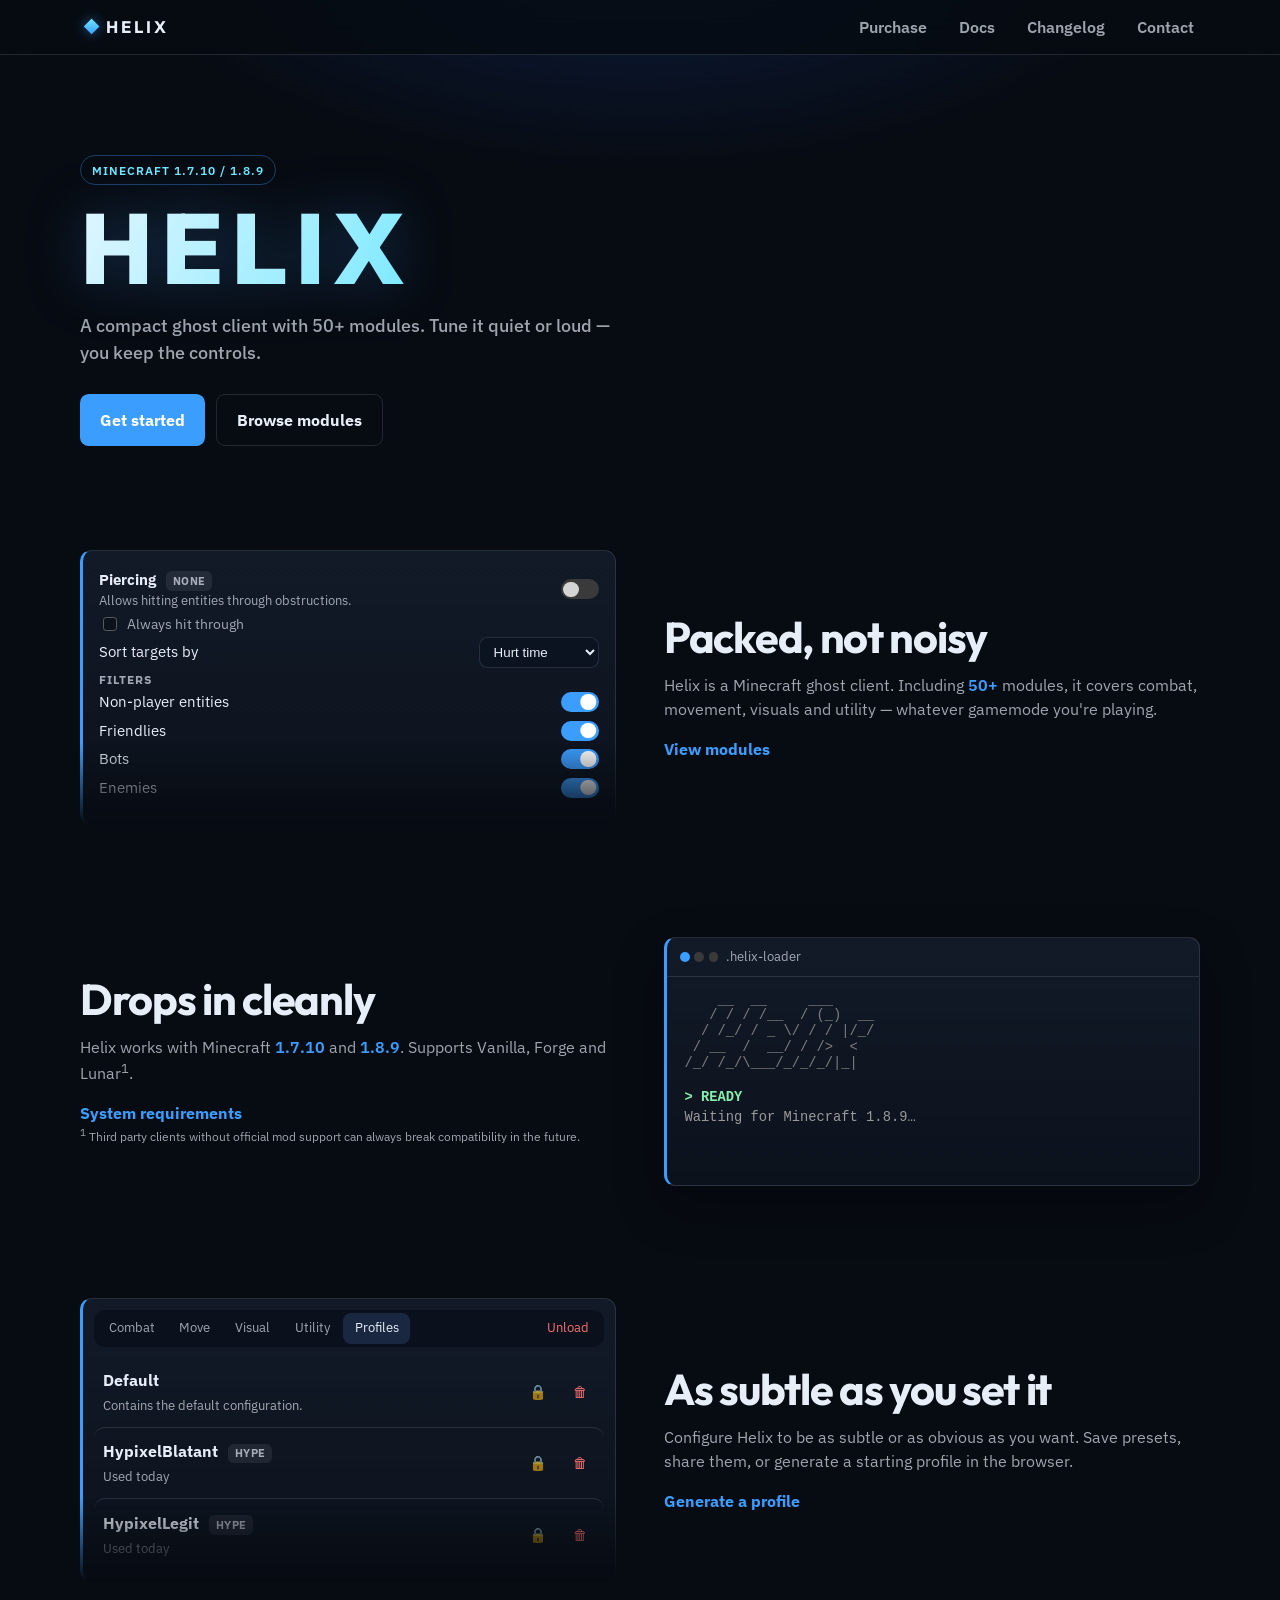
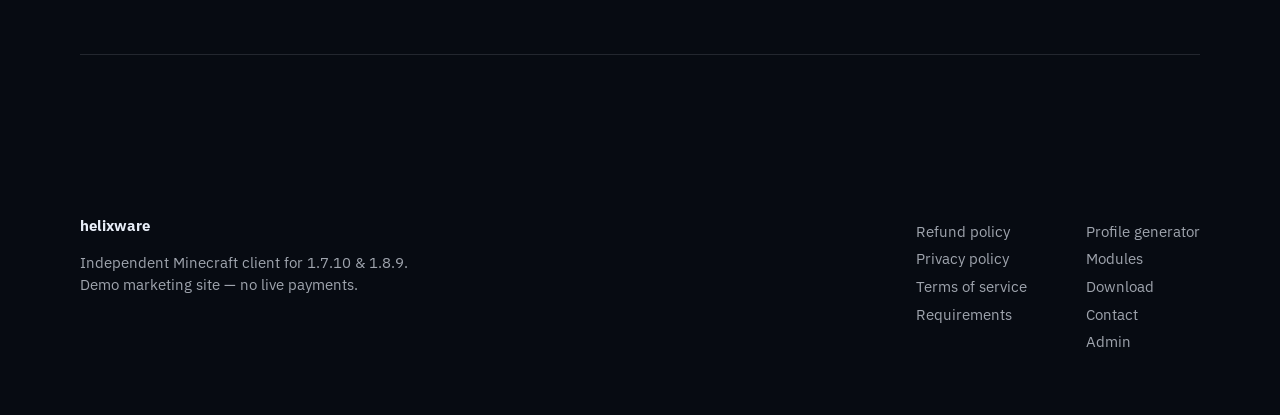
<file: website/index.html>
<!DOCTYPE html>
<html lang="en">
  <head>
    <meta charset="utf-8" />
    <meta name="viewport" content="width=device-width, initial-scale=1" />
    <title>Helix</title>
    <meta name="description" content="Helix — Minecraft 1.7.10 & 1.8.9 ghost client landing page." />
    <meta name="theme-color" content="#3B9EFF" />
    <link rel="icon" href="favicon.svg" type="image/svg+xml" />
    <link rel="preconnect" href="https://fonts.googleapis.com" />
    <link rel="preconnect" href="https://fonts.gstatic.com" crossorigin />
    <link href="https://fonts.googleapis.com/css2?family=IBM+Plex+Sans:wght@400;500;600;700&family=Outfit:wght@500;600;700;800&display=swap" rel="stylesheet" />
    <link rel="stylesheet" href="css/style.css" />
  </head>
  <body>
    <a class="skip" href="#main">Skip to content</a>
    <div class="nav-wrap" data-nav="home"></div>
    <div class="spacer"></div>
    <main id="main">
      <header class="hero">
        <p class="kicker">Minecraft 1.7.10 / 1.8.9</p>
        <h1 class="wordmark">Helix</h1>
        <p class="tagline">A compact ghost client with 50+ modules. Tune it quiet or loud — you keep the controls.</p>
        <div class="hero-actions">
          <a class="btn btn-accent" href="purchase.html">Get started</a>
          <a class="btn btn-ghost" href="docs.html">Browse modules</a>
        </div>
      </header>

      <div class="page">
        <section class="feature">
          <div class="panel panel-fade settings">
            <div class="settings-row">
              <div>
                <span class="title">Piercing</span>
                <span class="badge">NONE</span>
                <p class="hint">Allows hitting entities through obstructions.</p>
              </div>
              <button class="toggle" data-toggle aria-label="Toggle piercing"></button>
            </div>
            <label class="check"><input type="checkbox" /> Always hit through</label>
            <div class="settings-row">
              <span>Sort targets by</span>
              <select class="select">
                <option>Hurt time</option>
                <option>Distance</option>
                <option>Health</option>
              </select>
            </div>
            <p class="sub">Filters</p>
            <div class="settings-row">Non-player entities <button class="toggle on" data-toggle></button></div>
            <div class="settings-row">Friendlies <button class="toggle on" data-toggle></button></div>
            <div class="settings-row">Bots <button class="toggle on" data-toggle></button></div>
            <div class="settings-row">Enemies <button class="toggle on" data-toggle></button></div>
          </div>
          <div>
            <h2>Packed, not noisy</h2>
            <p>
              Helix is a Minecraft ghost client. Including <span class="accent">50+</span> modules, it
              covers combat, movement, visuals and utility — whatever gamemode you're playing.
            </p>
            <a class="link-accent" href="docs.html">View modules</a>
          </div>
        </section>

        <section class="feature reverse">
          <div class="panel terminal">
            <div class="term-bar">
              <div class="dots"><span></span><span></span><span></span></div>
              .helix-loader
            </div>
            <div class="term-body">
              <pre class="ascii">    __  __     ___
   / / / /__  / (_)  __
  / /_/ / _ \/ / / |/_/
 / __  /  __/ / />  <
/_/ /_/\___/_/_/_/|_|</pre>
              <div class="ok">&gt; READY</div>
              <div class="dim">Waiting for Minecraft 1.8.9…</div>
            </div>
          </div>
          <div>
            <h2>Drops in cleanly</h2>
            <p>
              Helix works with Minecraft <span class="accent">1.7.10</span> and
              <span class="accent">1.8.9</span>. Supports Vanilla, Forge and Lunar<sup>1</sup>.
            </p>
            <a class="link-accent" href="requirements.html">System requirements</a>
            <p class="note">
              <sup>1</sup> Third party clients without official mod support can always break compatibility in the future.
            </p>
          </div>
        </section>

        <section class="feature">
          <div class="panel profiles panel-fade">
            <div class="tabs">
              <span>Combat</span><span>Move</span><span>Visual</span><span>Utility</span>
              <span class="on">Profiles</span><span class="warn">Unload</span>
            </div>
            <div class="profile">
              <div>
                <strong>Default</strong>
                <small>Contains the default configuration.</small>
              </div>
              <span class="lock">🔒</span>
              <span class="trash">🗑</span>
            </div>
            <div class="profile">
              <div>
                <strong>HypixelBlatant <span class="badge">HYPE</span></strong>
                <small>Used today</small>
              </div>
              <span class="lock">🔒</span>
              <span class="trash">🗑</span>
            </div>
            <div class="profile">
              <div>
                <strong>HypixelLegit <span class="badge">HYPE</span></strong>
                <small>Used today</small>
              </div>
              <span class="lock">🔒</span>
              <span class="trash">🗑</span>
            </div>
          </div>
          <div>
            <h2>As subtle as you set it</h2>
            <p>
              Configure Helix to be as subtle or as obvious as you want. Save presets, share them, or
              generate a starting profile in the browser.
            </p>
            <a class="link-accent" href="profiles.html">Generate a profile</a>
          </div>
        </section>
        <hr class="sep" />
      </div>
    </main>
    <div data-footer></div>
    <script src="js/app.js"></script>
  </body>
</html>
</file>
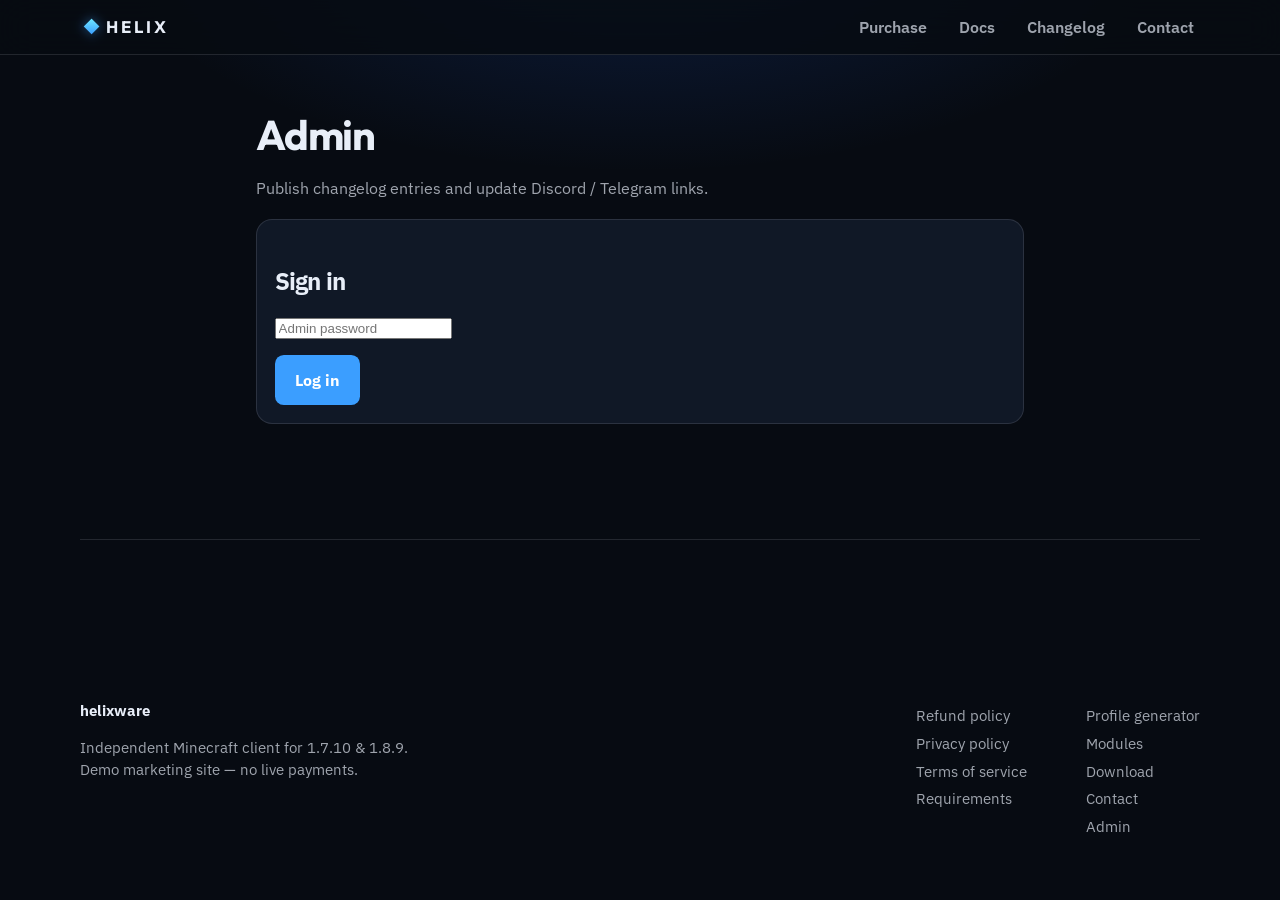
<file: website/admin.html>
<!DOCTYPE html>
<html lang="en">
  <head>
    <meta charset="utf-8" />
    <meta name="viewport" content="width=device-width, initial-scale=1" />
    <title>Admin | Helix</title>
    <link rel="icon" href="favicon.svg" type="image/svg+xml" />
    <link rel="preconnect" href="https://fonts.googleapis.com" />
    <link rel="preconnect" href="https://fonts.gstatic.com" crossorigin />
    <link href="https://fonts.googleapis.com/css2?family=IBM+Plex+Sans:wght@400;500;600;700&family=Outfit:wght@500;600;700;800&display=swap" rel="stylesheet" />
    <link rel="stylesheet" href="css/style.css" />
  </head>
  <body>
    <div class="nav-wrap" data-nav=""></div>
    <div class="spacer"></div>
    <main class="page-narrow">
      <h1>Admin</h1>
      <p class="lede">Publish changelog entries and update Discord / Telegram links.</p>

      <form id="login-form" class="admin-card">
        <h2>Sign in</h2>
        <p><input id="admin-password" type="password" required placeholder="Admin password" /></p>
        <button class="btn btn-accent" type="submit">Log in</button>
        <div class="alert error" id="login-error">Wrong password, or the API server is not running.</div>
      </form>

      <div id="admin-app" class="hidden">
        <section class="admin-card">
          <h2>New changelog entry</h2>
          <form id="add-log">
            <p><input id="log-date" type="date" required /></p>
            <p><input id="log-version" type="text" required placeholder="Version, e.g. 2.4.2" /></p>
            <p><textarea id="log-body" required placeholder="What changed?"></textarea></p>
            <button class="btn btn-accent" type="submit">Publish</button>
            <div class="alert" id="log-ok">Entry published.</div>
          </form>
        </section>

        <section class="admin-card">
          <h2>Contact links</h2>
          <form id="save-contact">
            <p><input id="discord-url" type="url" required placeholder="https://discord.gg/invite" /></p>
            <p><input id="telegram-url" type="url" required placeholder="https://t.me/username" /></p>
            <button class="btn btn-light" type="submit">Save links</button>
            <div class="alert" id="contact-ok">Links saved.</div>
          </form>
        </section>

        <section>
          <h2>Published</h2>
          <div id="admin-log-list"></div>
        </section>
      </div>
    </main>
    <div class="page"><hr class="sep" /></div>
    <div data-footer></div>
    <script src="js/app.js"></script>
    <script src="js/admin.js"></script>
  </body>
</html>
</file>
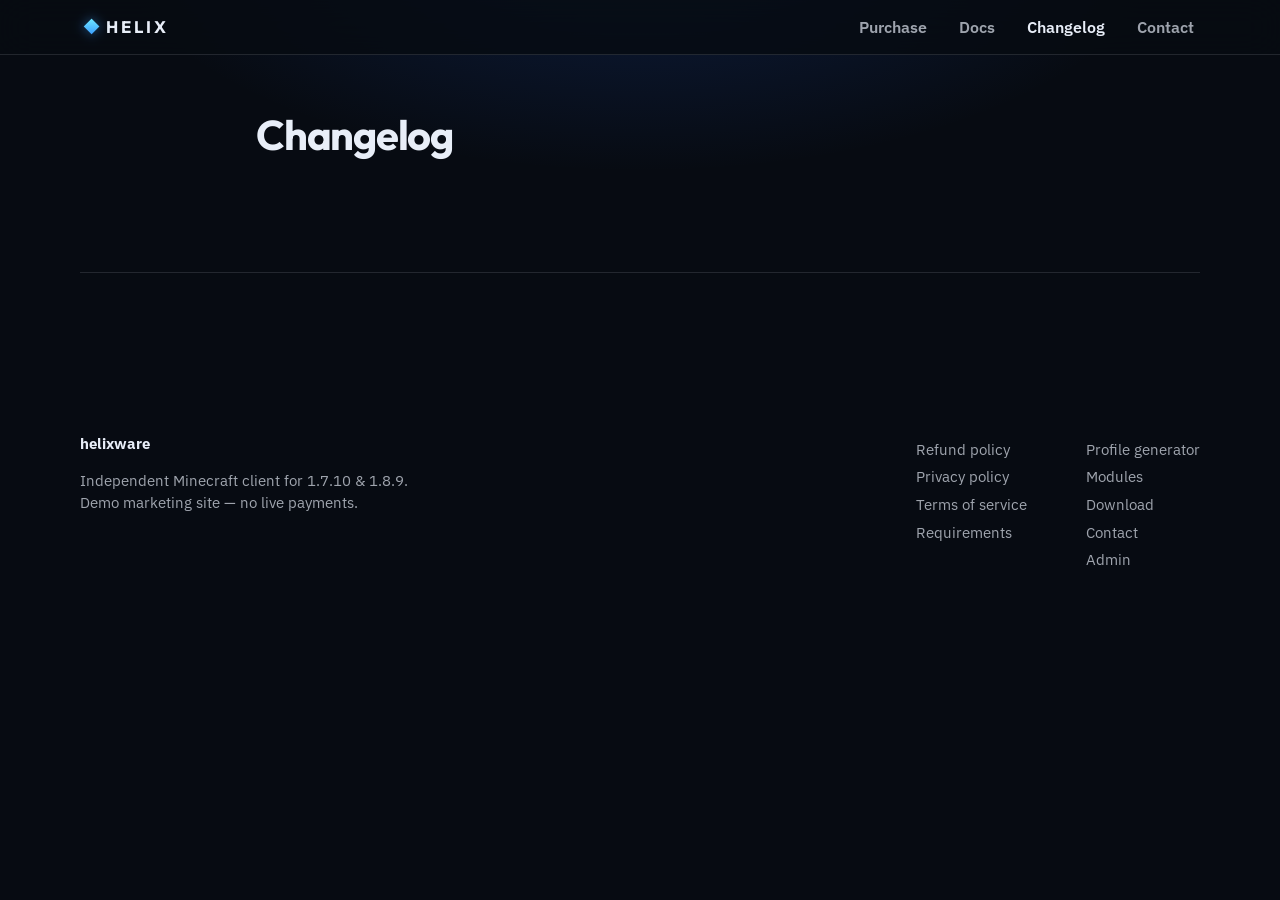
<file: website/changelog.html>
<!DOCTYPE html>
<html lang="en">
  <head>
    <meta charset="utf-8" />
    <meta name="viewport" content="width=device-width, initial-scale=1" />
    <title>Changelog | Helix</title>
    <link rel="icon" href="favicon.svg" type="image/svg+xml" />
    <link rel="preconnect" href="https://fonts.googleapis.com" />
    <link rel="preconnect" href="https://fonts.gstatic.com" crossorigin />
    <link href="https://fonts.googleapis.com/css2?family=IBM+Plex+Sans:wght@400;500;600;700&family=Outfit:wght@500;600;700;800&display=swap" rel="stylesheet" />
    <link rel="stylesheet" href="css/style.css" />
  </head>
  <body>
    <div class="nav-wrap" data-nav="changelog"></div>
    <div class="spacer"></div>
    <main class="page-narrow">
      <h1>Changelog</h1>
      <div id="changelog-list"></div>
    </main>
    <div class="page"><hr class="sep" /></div>
    <div data-footer></div>
    <script src="js/app.js"></script>
  </body>
</html>
</file>
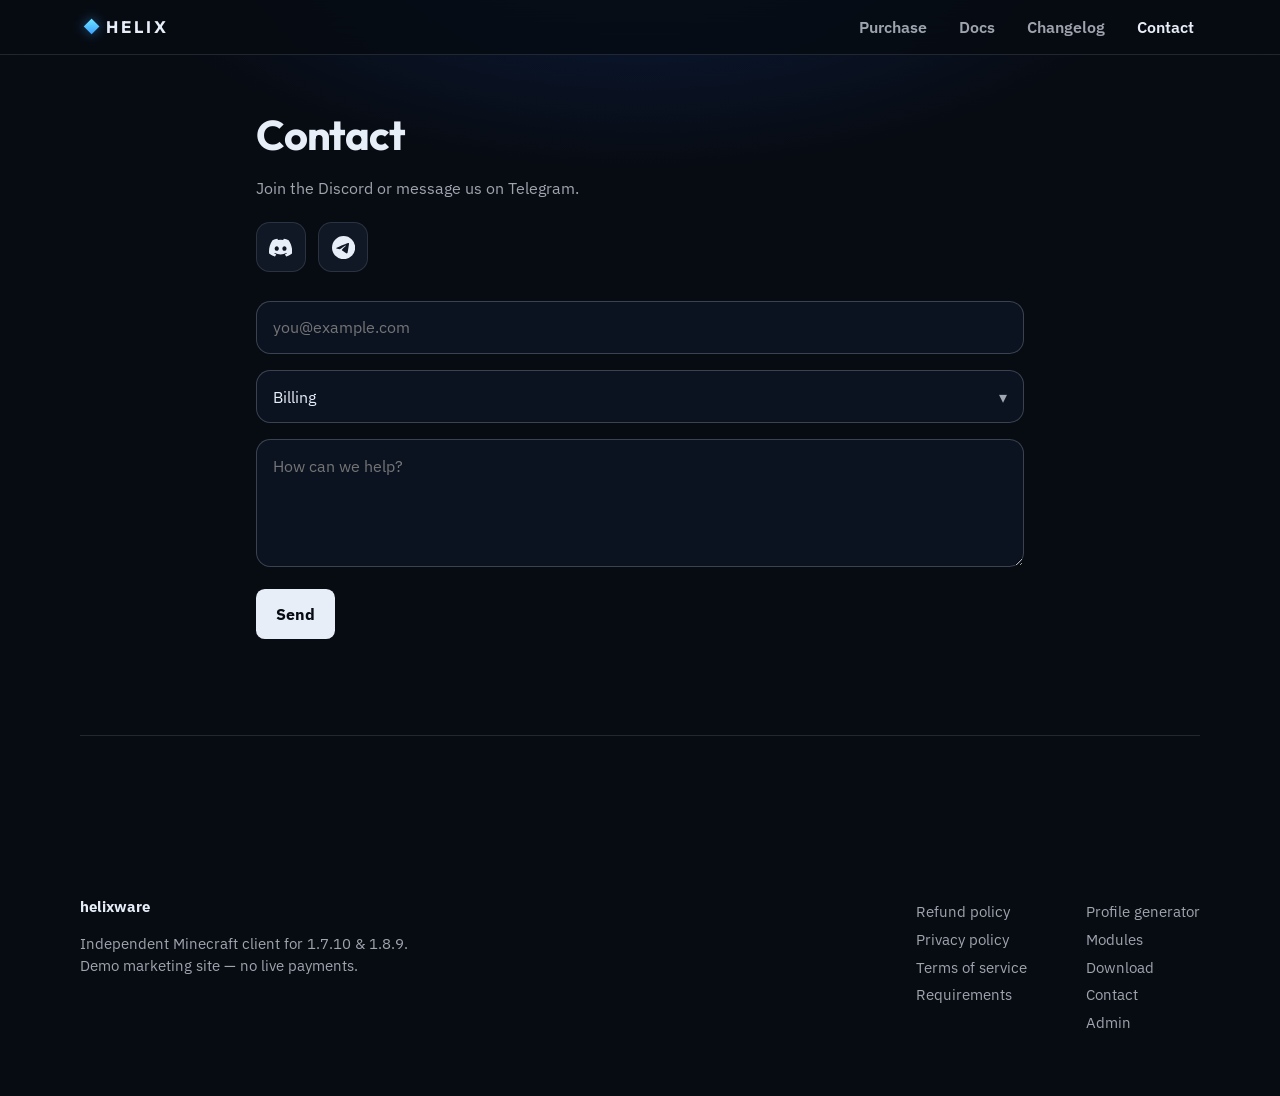
<file: website/contact.html>
<!DOCTYPE html>
<html lang="en">
  <head>
    <meta charset="utf-8" />
    <meta name="viewport" content="width=device-width, initial-scale=1" />
    <title>Contact | Helix</title>
    <link rel="icon" href="favicon.svg" type="image/svg+xml" />
    <link rel="preconnect" href="https://fonts.googleapis.com" />
    <link rel="preconnect" href="https://fonts.gstatic.com" crossorigin />
    <link href="https://fonts.googleapis.com/css2?family=IBM+Plex+Sans:wght@400;500;600;700&family=Outfit:wght@500;600;700;800&display=swap" rel="stylesheet" />
    <link rel="stylesheet" href="css/style.css" />
  </head>
  <body>
    <div class="nav-wrap" data-nav="contact"></div>
    <div class="spacer"></div>
    <main class="page-narrow">
      <h1>Contact</h1>
      <p class="lede">Join the Discord or message us on Telegram.</p>
      <div class="socials">
        <a class="social discord" id="discord-link" href="https://discord.gg/YOUR_INVITE" target="_blank" rel="noopener noreferrer" aria-label="Discord">
          <svg viewBox="0 0 24 24" aria-hidden="true"><path d="M20.317 4.37a19.79 19.79 0 0 0-4.885-1.515.07.07 0 0 0-.079.035c-.211.375-.444.864-.608 1.25a18.27 18.27 0 0 0-5.487 0 12.64 12.64 0 0 0-.617-1.25.077.077 0 0 0-.079-.035A19.736 19.736 0 0 0 3.677 4.37a.07.07 0 0 0-.032.027C.533 9.046-.32 13.58.099 18.057a.08.08 0 0 0 .031.057 19.9 19.9 0 0 0 5.993 3.03.078.078 0 0 0 .084-.028 14.09 14.09 0 0 0 1.226-1.994.076.076 0 0 0-.041-.106 13.107 13.107 0 0 1-1.872-.892.077.077 0 0 1-.008-.128 10.2 10.2 0 0 0 .372-.292.074.074 0 0 1 .077-.01c3.928 1.793 8.18 1.793 12.062 0a.074.074 0 0 1 .078.01c.12.098.246.198.373.292a.077.077 0 0 1-.006.127 12.299 12.299 0 0 1-1.873.892.077.077 0 0 0-.041.107c.36.698.772 1.362 1.225 1.993a.076.076 0 0 0 .084.028 19.839 19.839 0 0 0 6.002-3.03.077.077 0 0 0 .032-.054c.5-5.177-.838-9.674-3.549-13.66a.061.061 0 0 0-.031-.03zM8.02 15.33c-1.183 0-2.157-1.085-2.157-2.419 0-1.333.956-2.419 2.157-2.419 1.21 0 2.176 1.096 2.157 2.42 0 1.333-.956 2.418-2.157 2.418zm7.975 0c-1.183 0-2.157-1.085-2.157-2.419 0-1.333.955-2.419 2.157-2.419 1.21 0 2.176 1.096 2.157 2.42 0 1.333-.946 2.418-2.157 2.418z"/></svg>
        </a>
        <a class="social telegram" id="telegram-link" href="https://t.me/YOUR_USERNAME" target="_blank" rel="noopener noreferrer" aria-label="Telegram">
          <svg viewBox="0 0 24 24" aria-hidden="true"><path d="M11.944 0A12 12 0 0 0 0 12a12 12 0 0 0 12 12 12 12 0 0 0 12-12A12 12 0 0 0 12 0a12 12 0 0 0-.056 0zm4.962 7.224c.1-.002.321.023.465.14a.506.506 0 0 1 .171.325c.016.093.036.306.02.472-.18 1.898-.962 6.502-1.36 8.627-.168.9-.499 1.201-.82 1.23-.696.065-1.225-.46-1.9-.902-1.056-.693-1.653-1.124-2.678-1.8-1.185-.78-.417-1.21.258-1.91.177-.184 3.247-2.977 3.307-3.23.007-.032.014-.15-.056-.212s-.174-.041-.249-.024c-.106.024-1.793 1.14-5.061 3.345-.48.33-.913.49-1.302.48-.428-.008-1.252-.241-1.865-.44-.752-.245-1.349-.374-1.297-.789.027-.216.325-.437.893-.663 3.498-1.524 5.83-2.529 6.998-3.014 3.332-1.386 4.025-1.627 4.476-1.635z"/></svg>
        </a>
      </div>
      <form id="contact-form">
        <p><input type="email" required placeholder="you@example.com" /></p>
        <p>
          <div class="custom-select" data-custom-select>
            <button class="custom-select-btn" type="button">Billing</button>
            <div class="custom-select-menu hidden">
              <button type="button" class="active" data-value="Billing">Billing</button>
              <button type="button" data-value="Technical">Technical</button>
              <button type="button" data-value="Other">Other</button>
            </div>
          </div>
        </p>
        <p><textarea required placeholder="How can we help?"></textarea></p>
        <button class="btn btn-light" type="submit">Send</button>
        <div class="alert" id="contact-alert">Message captured locally. Nothing was sent to a server.</div>
      </form>
    </main>
    <div class="page"><hr class="sep" /></div>
    <div data-footer></div>
    <script src="js/app.js"></script>
  </body>
</html>
</file>
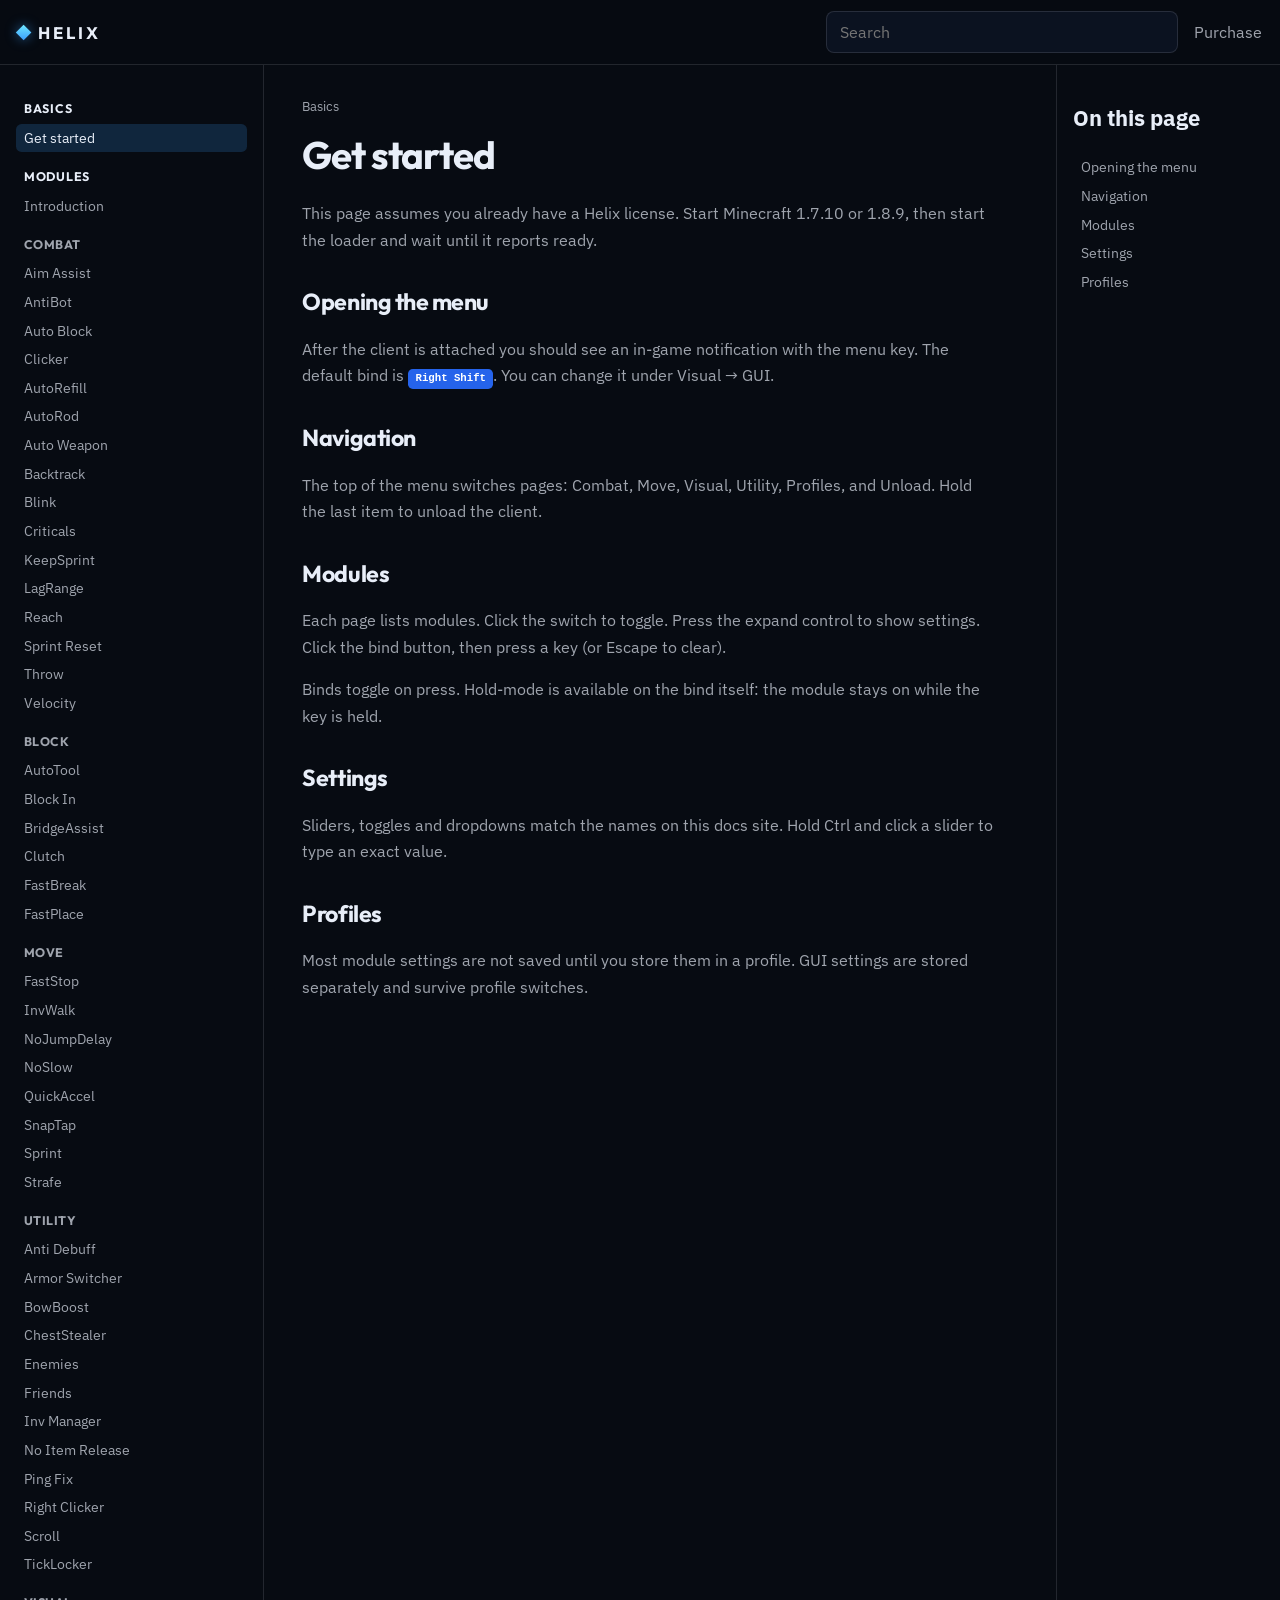
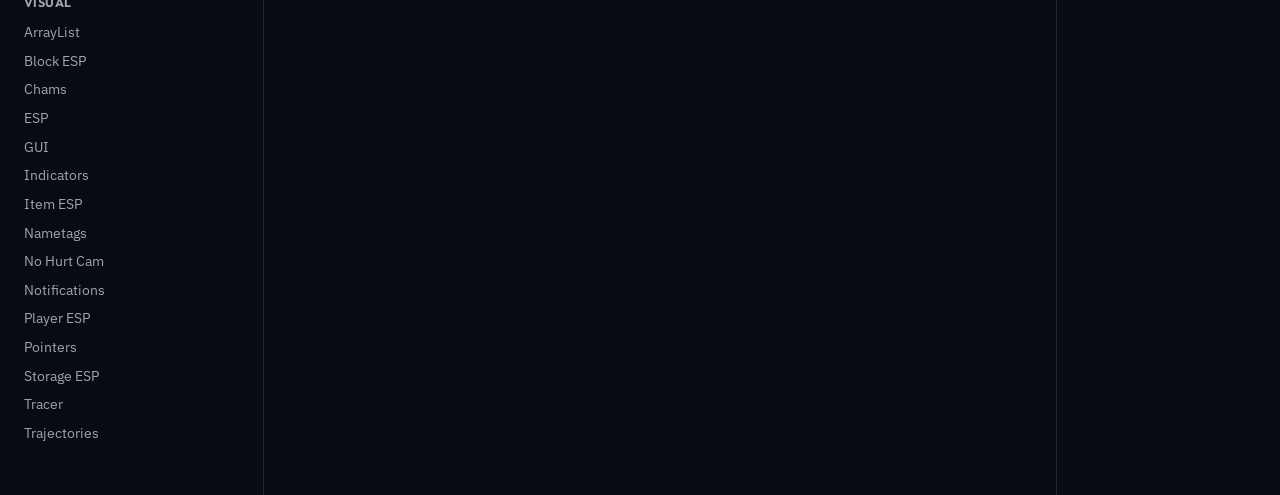
<file: website/docs.html>
<!DOCTYPE html>
<html lang="en">
  <head>
    <meta charset="utf-8" />
    <meta name="viewport" content="width=device-width, initial-scale=1" />
    <title>Docs | Helix</title>
    <meta name="theme-color" content="#3B9EFF" />
    <link rel="icon" href="favicon.svg" type="image/svg+xml" />
    <link rel="preconnect" href="https://fonts.googleapis.com" />
    <link rel="preconnect" href="https://fonts.gstatic.com" crossorigin />
    <link href="https://fonts.googleapis.com/css2?family=IBM+Plex+Sans:wght@400;500;600;700&family=Outfit:wght@500;600;700;800&display=swap" rel="stylesheet" />
    <link rel="stylesheet" href="css/style.css" />
    <link rel="stylesheet" href="css/docs.css" />
  </head>
  <body class="docs-shell">
    <header class="docs-top">
      <a class="logo" href="index.html"><span class="logo-mark" aria-hidden="true"></span>Helix</a>
      <input class="docs-search" id="docs-search" type="search" placeholder="Search" />
      <a class="nav-links" href="purchase.html" style="color: var(--muted)">Purchase</a>
    </header>
    <div class="docs-layout">
      <aside class="docs-side" id="docs-side"></aside>
      <main class="docs-main">
        <div class="docs-crumb" id="docs-crumb">Basics</div>
        <h1 id="docs-title">Get started</h1>
        <article id="docs-body"></article>
      </main>
      <aside class="docs-toc" id="docs-toc"></aside>
    </div>
    <script src="js/docs.js"></script>
  </body>
</html>
</file>
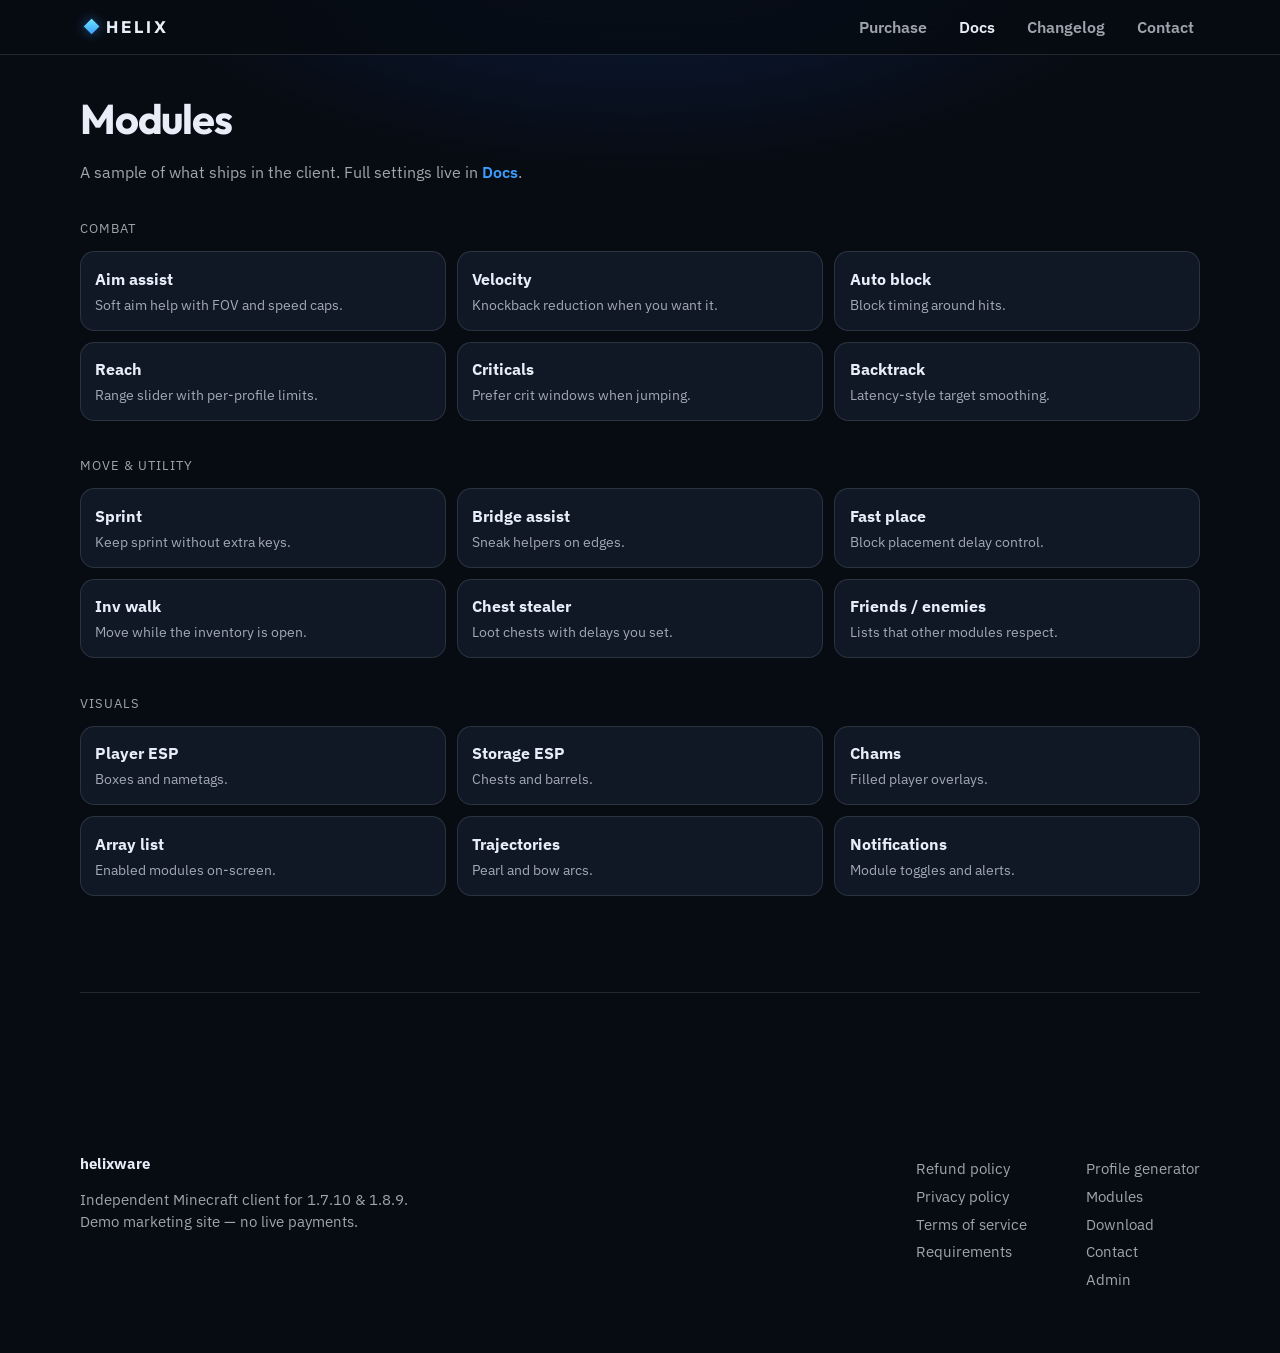
<file: website/modules.html>
<!DOCTYPE html>
<html lang="en">
  <head>
    <meta charset="utf-8" />
    <meta name="viewport" content="width=device-width, initial-scale=1" />
    <title>Modules | Helix</title>
    <link rel="icon" href="favicon.svg" type="image/svg+xml" />
    <link rel="preconnect" href="https://fonts.googleapis.com" />
    <link rel="preconnect" href="https://fonts.gstatic.com" crossorigin />
    <link href="https://fonts.googleapis.com/css2?family=IBM+Plex+Sans:wght@400;500;600;700&family=Outfit:wght@500;600;700;800&display=swap" rel="stylesheet" />
    <link rel="stylesheet" href="css/style.css" />
  </head>
  <body>
    <div class="nav-wrap" data-nav="docs"></div>
    <div class="spacer"></div>
    <main class="page">
      <h1>Modules</h1>
      <p class="lede">A sample of what ships in the client. Full settings live in <a class="accent" href="docs.html#introduction">Docs</a>.</p>

      <p class="cat">Combat</p>
      <div class="modules">
        <article class="mod"><h3>Aim assist</h3><p>Soft aim help with FOV and speed caps.</p></article>
        <article class="mod"><h3>Velocity</h3><p>Knockback reduction when you want it.</p></article>
        <article class="mod"><h3>Auto block</h3><p>Block timing around hits.</p></article>
        <article class="mod"><h3>Reach</h3><p>Range slider with per-profile limits.</p></article>
        <article class="mod"><h3>Criticals</h3><p>Prefer crit windows when jumping.</p></article>
        <article class="mod"><h3>Backtrack</h3><p>Latency-style target smoothing.</p></article>
      </div>

      <p class="cat">Move &amp; utility</p>
      <div class="modules">
        <article class="mod"><h3>Sprint</h3><p>Keep sprint without extra keys.</p></article>
        <article class="mod"><h3>Bridge assist</h3><p>Sneak helpers on edges.</p></article>
        <article class="mod"><h3>Fast place</h3><p>Block placement delay control.</p></article>
        <article class="mod"><h3>Inv walk</h3><p>Move while the inventory is open.</p></article>
        <article class="mod"><h3>Chest stealer</h3><p>Loot chests with delays you set.</p></article>
        <article class="mod"><h3>Friends / enemies</h3><p>Lists that other modules respect.</p></article>
      </div>

      <p class="cat">Visuals</p>
      <div class="modules">
        <article class="mod"><h3>Player ESP</h3><p>Boxes and nametags.</p></article>
        <article class="mod"><h3>Storage ESP</h3><p>Chests and barrels.</p></article>
        <article class="mod"><h3>Chams</h3><p>Filled player overlays.</p></article>
        <article class="mod"><h3>Array list</h3><p>Enabled modules on-screen.</p></article>
        <article class="mod"><h3>Trajectories</h3><p>Pearl and bow arcs.</p></article>
        <article class="mod"><h3>Notifications</h3><p>Module toggles and alerts.</p></article>
      </div>
    </main>
    <div class="page"><hr class="sep" /></div>
    <div data-footer></div>
    <script src="js/app.js"></script>
  </body>
</html>
</file>
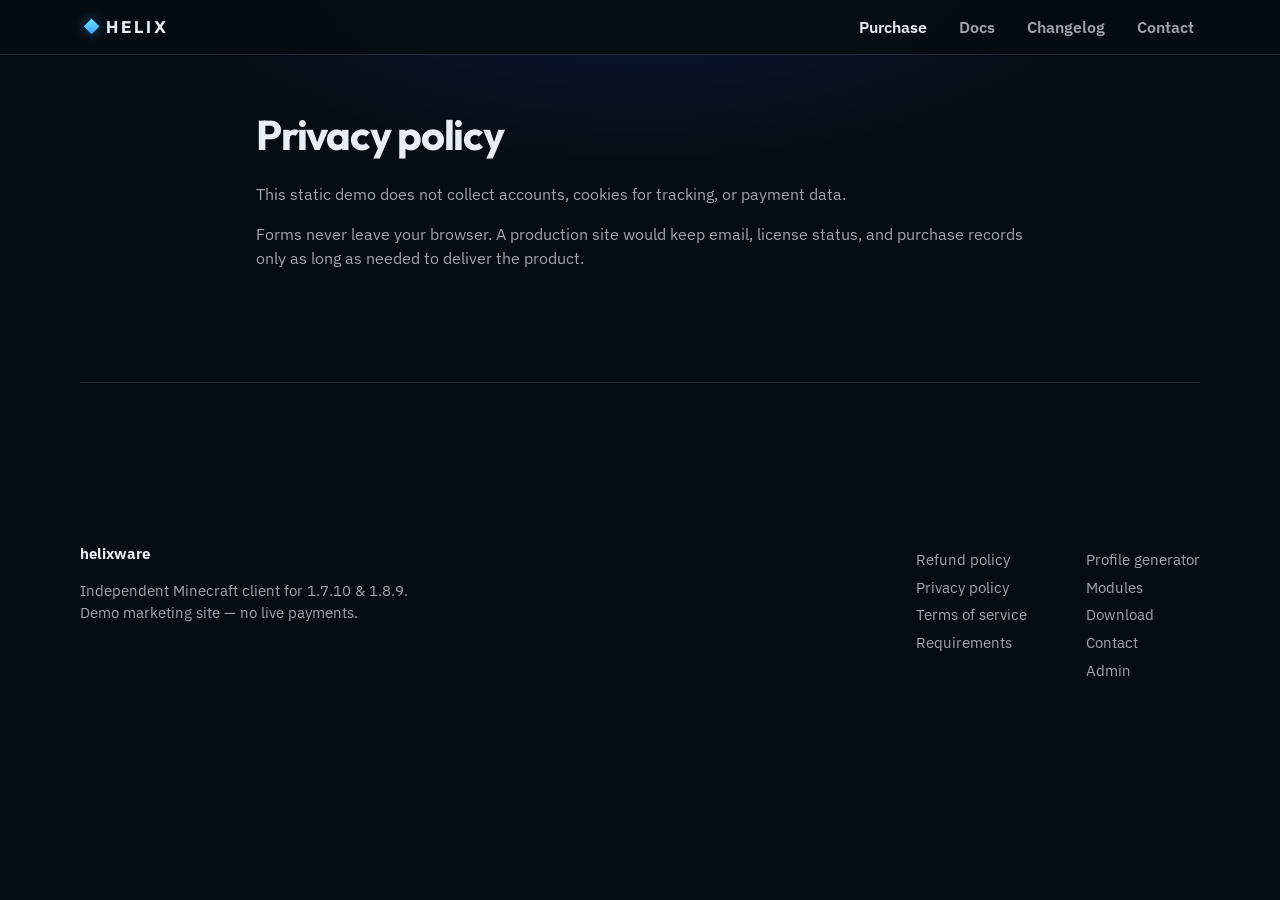
<file: website/privacy.html>
<!DOCTYPE html>
<html lang="en">
  <head>
    <meta charset="utf-8" />
    <meta name="viewport" content="width=device-width, initial-scale=1" />
    <title>Privacy policy | Helix</title>
    <link rel="icon" href="favicon.svg" type="image/svg+xml" />
    <link rel="preconnect" href="https://fonts.googleapis.com" />
    <link rel="preconnect" href="https://fonts.gstatic.com" crossorigin />
    <link href="https://fonts.googleapis.com/css2?family=IBM+Plex+Sans:wght@400;500;600;700&family=Outfit:wght@500;600;700;800&display=swap" rel="stylesheet" />
    <link rel="stylesheet" href="css/style.css" />
  </head>
  <body>
    <div class="nav-wrap" data-nav="purchase"></div>
    <div class="spacer"></div>
    <main class="page-narrow legal">
      <h1>Privacy policy</h1>
      <p>This static demo does not collect accounts, cookies for tracking, or payment data.</p>
      <p>Forms never leave your browser. A production site would keep email, license status, and purchase records only as long as needed to deliver the product.</p>
    </main>
    <div class="page"><hr class="sep" /></div>
    <div data-footer></div>
    <script src="js/app.js"></script>
  </body>
</html>
</file>
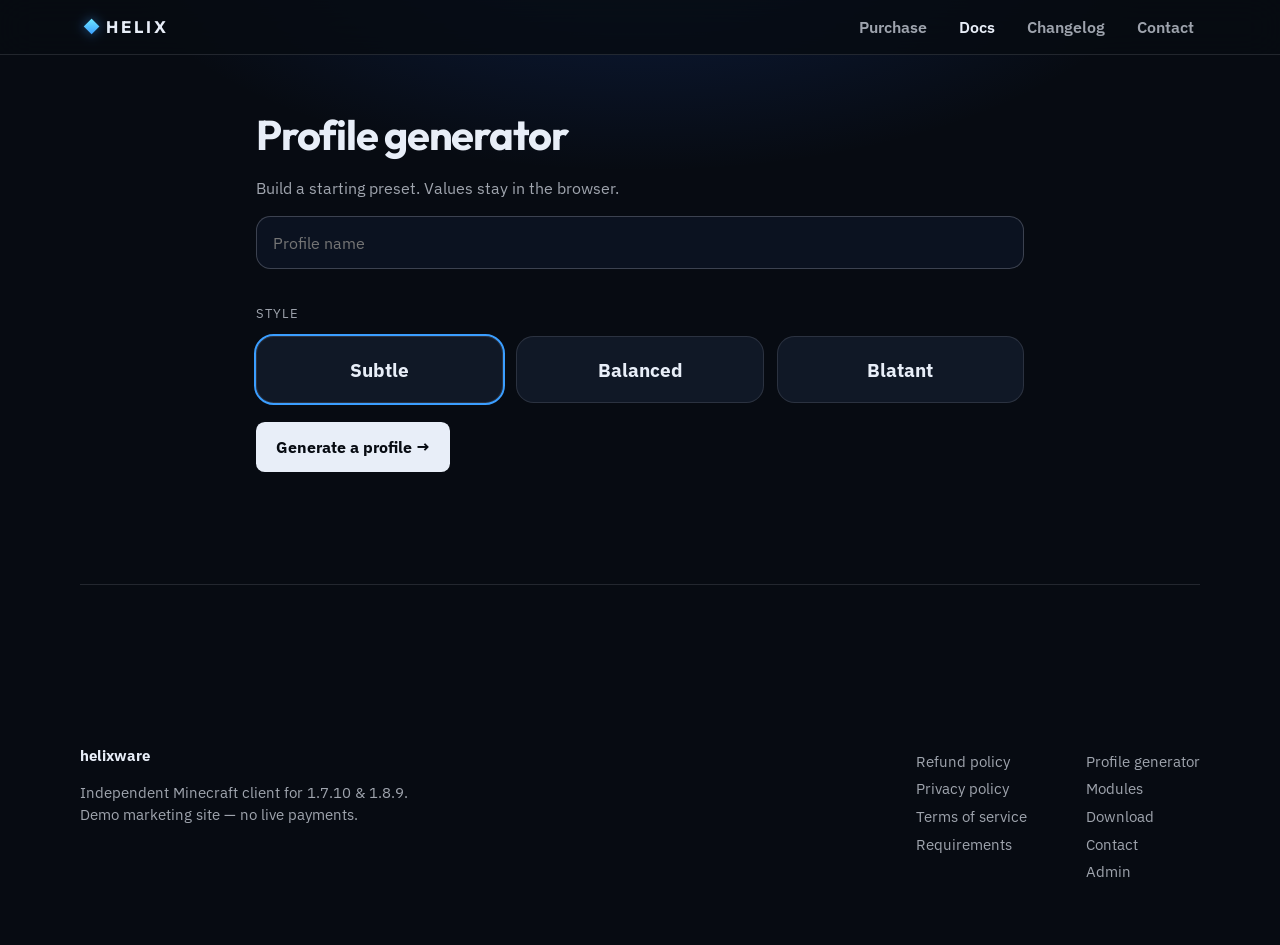
<file: website/profiles.html>
<!DOCTYPE html>
<html lang="en">
  <head>
    <meta charset="utf-8" />
    <meta name="viewport" content="width=device-width, initial-scale=1" />
    <title>Profile generator | Helix</title>
    <link rel="icon" href="favicon.svg" type="image/svg+xml" />
    <link rel="preconnect" href="https://fonts.googleapis.com" />
    <link rel="preconnect" href="https://fonts.gstatic.com" crossorigin />
    <link href="https://fonts.googleapis.com/css2?family=IBM+Plex+Sans:wght@400;500;600;700&family=Outfit:wght@500;600;700;800&display=swap" rel="stylesheet" />
    <link rel="stylesheet" href="css/style.css" />
  </head>
  <body>
    <div class="nav-wrap" data-nav="docs"></div>
    <div class="spacer"></div>
    <main class="page-narrow">
      <h1>Profile generator</h1>
      <p class="lede">Build a starting preset. Values stay in the browser.</p>
      <p><input id="profile-name" type="text" placeholder="Profile name" /></p>
      <p class="cat">Style</p>
      <div class="licenses" data-select="preset">
        <div class="card selected" data-option="subtle"><h3>Subtle</h3></div>
        <div class="card" data-option="balanced"><h3>Balanced</h3></div>
        <div class="card" data-option="blatant"><h3>Blatant</h3></div>
      </div>
      <p class="form-actions"><button class="btn btn-light" id="generate-profile" type="button">Generate a profile →</button></p>
      <div class="alert" id="profile-out"></div>
    </main>
    <div class="page"><hr class="sep" /></div>
    <div data-footer></div>
    <script src="js/app.js"></script>
  </body>
</html>
</file>
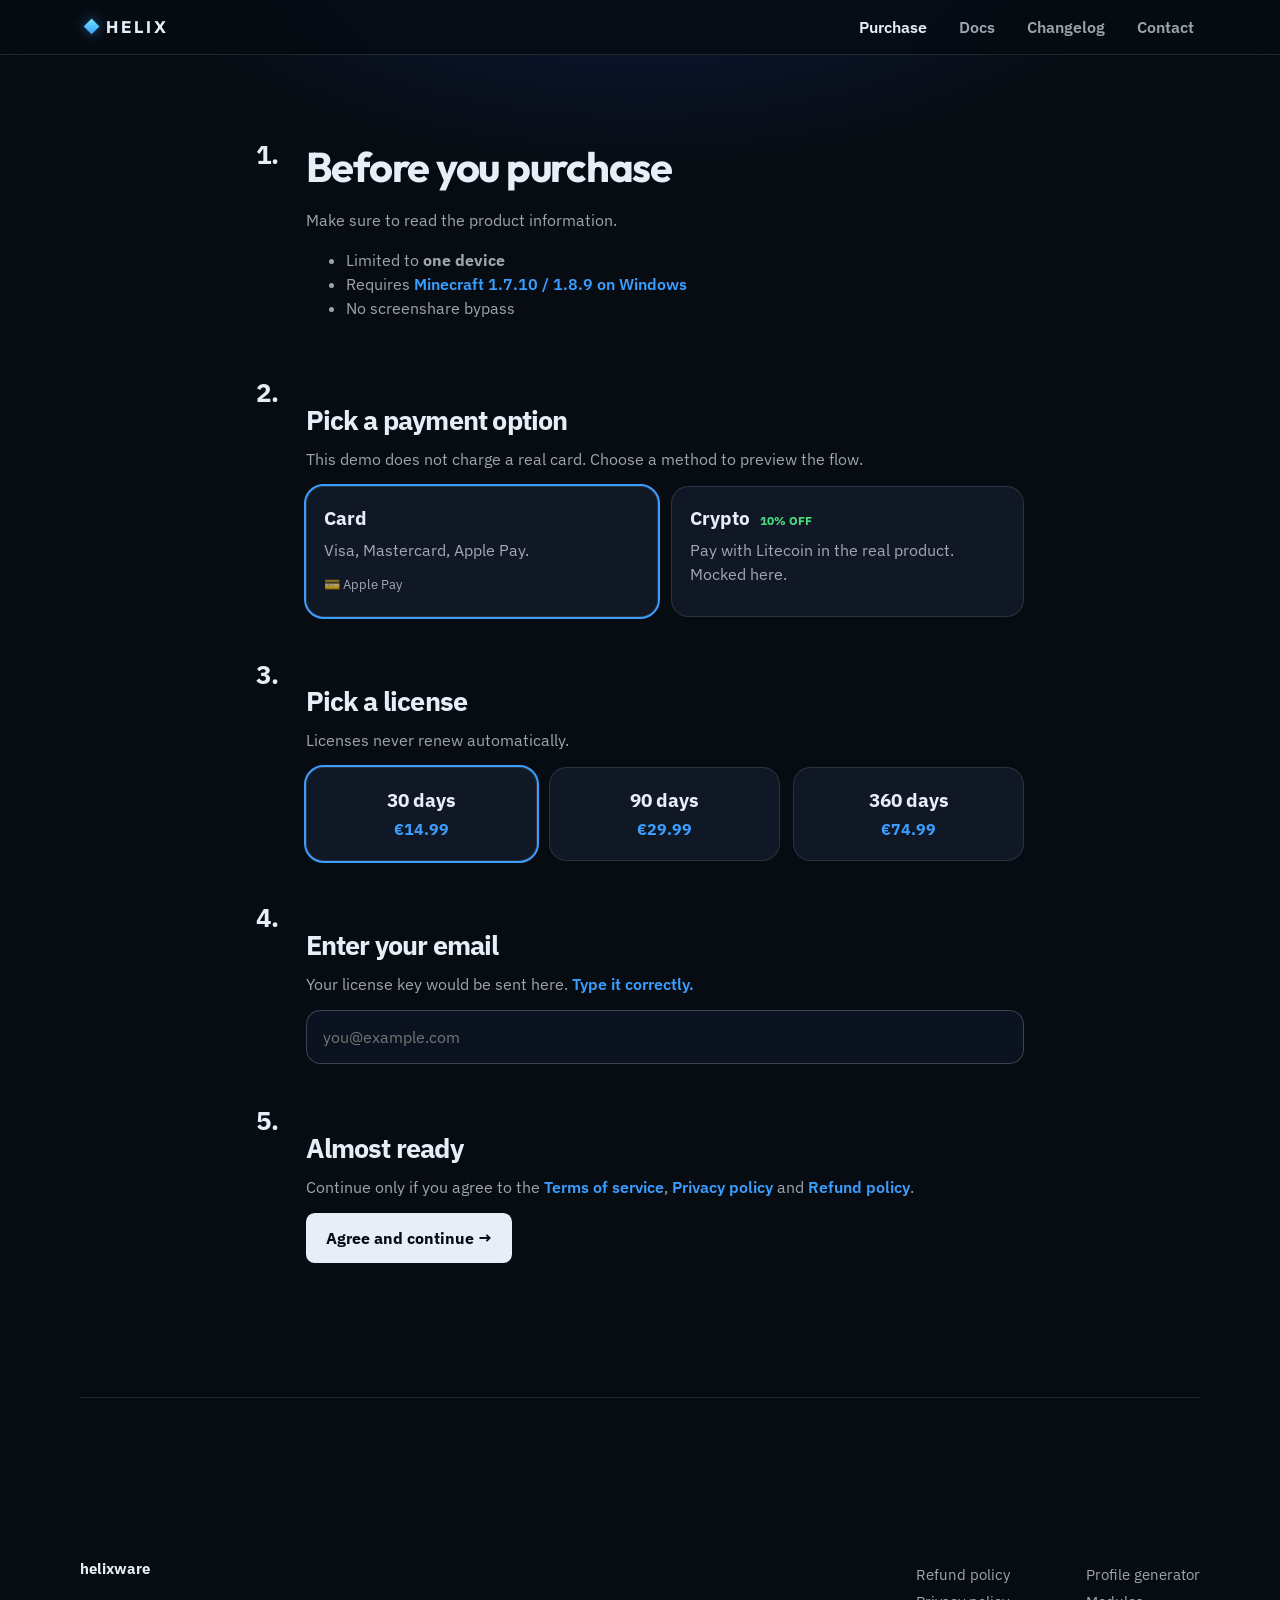
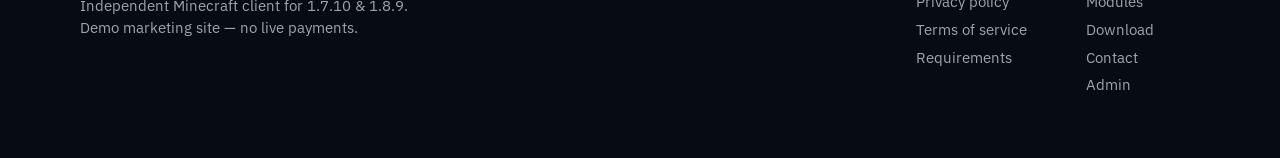
<file: website/purchase.html>
<!DOCTYPE html>
<html lang="en">
  <head>
    <meta charset="utf-8" />
    <meta name="viewport" content="width=device-width, initial-scale=1" />
    <title>Purchase | Helix</title>
    <link rel="icon" href="favicon.svg" type="image/svg+xml" />
    <link rel="preconnect" href="https://fonts.googleapis.com" />
    <link rel="preconnect" href="https://fonts.gstatic.com" crossorigin />
    <link href="https://fonts.googleapis.com/css2?family=IBM+Plex+Sans:wght@400;500;600;700&family=Outfit:wght@500;600;700;800&display=swap" rel="stylesheet" />
    <link rel="stylesheet" href="css/style.css" />
  </head>
  <body>
    <div class="nav-wrap" data-nav="purchase"></div>
    <div class="spacer"></div>
    <main class="page-narrow">
      <form id="checkout">
        <section class="step">
          <div class="num">1.</div>
          <div>
            <h1>Before you purchase</h1>
            <p>Make sure to read the product information.</p>
            <ul>
              <li>Limited to <strong>one device</strong></li>
              <li>Requires <a class="accent" href="requirements.html">Minecraft 1.7.10 / 1.8.9 on Windows</a></li>
              <li>No screenshare bypass</li>
            </ul>
          </div>
        </section>

        <section class="step">
          <div class="num">2.</div>
          <div>
            <h2>Pick a payment option</h2>
            <p>This demo does not charge a real card. Choose a method to preview the flow.</p>
            <div class="cards" data-select="pay">
              <div class="pay selected" data-option="card">
                <h3>Card</h3>
                <p>Visa, Mastercard, Apple Pay.</p>
                <div class="icons">💳 Apple Pay</div>
              </div>
              <div class="pay" data-option="crypto">
                <h3>Crypto <span class="chip">10% OFF</span></h3>
                <p>Pay with Litecoin in the real product. Mocked here.</p>
              </div>
            </div>
          </div>
        </section>

        <section class="step">
          <div class="num">3.</div>
          <div>
            <h2>Pick a license</h2>
            <p>Licenses never renew automatically.</p>
            <div class="licenses" data-select="license">
              <div class="card selected" data-option="30">
                <h3>30 days</h3>
                <div class="price">€14.99</div>
              </div>
              <div class="card" data-option="90">
                <h3>90 days</h3>
                <div class="price">€29.99</div>
              </div>
              <div class="card" data-option="360">
                <h3>360 days</h3>
                <div class="price">€74.99</div>
              </div>
            </div>
          </div>
        </section>

        <section class="step">
          <div class="num">4.</div>
          <div>
            <h2>Enter your email</h2>
            <p>Your license key would be sent here. <span class="accent">Type it correctly.</span></p>
            <input type="email" required placeholder="you@example.com" />
          </div>
        </section>

        <section class="step">
          <div class="num">5.</div>
          <div>
            <h2>Almost ready</h2>
            <p>
              Continue only if you agree to the
              <a class="accent" href="terms.html">Terms of service</a>,
              <a class="accent" href="privacy.html">Privacy policy</a>
              and
              <a class="accent" href="refund.html">Refund policy</a>.
            </p>
            <button class="btn btn-light" type="submit">Agree and continue →</button>
            <div class="alert" id="checkout-alert">Checkout is mocked on this demo. No payment was taken.</div>
          </div>
        </section>
      </form>
    </main>
    <div class="page"><hr class="sep" /></div>
    <div data-footer></div>
    <script src="js/app.js"></script>
  </body>
</html>
</file>
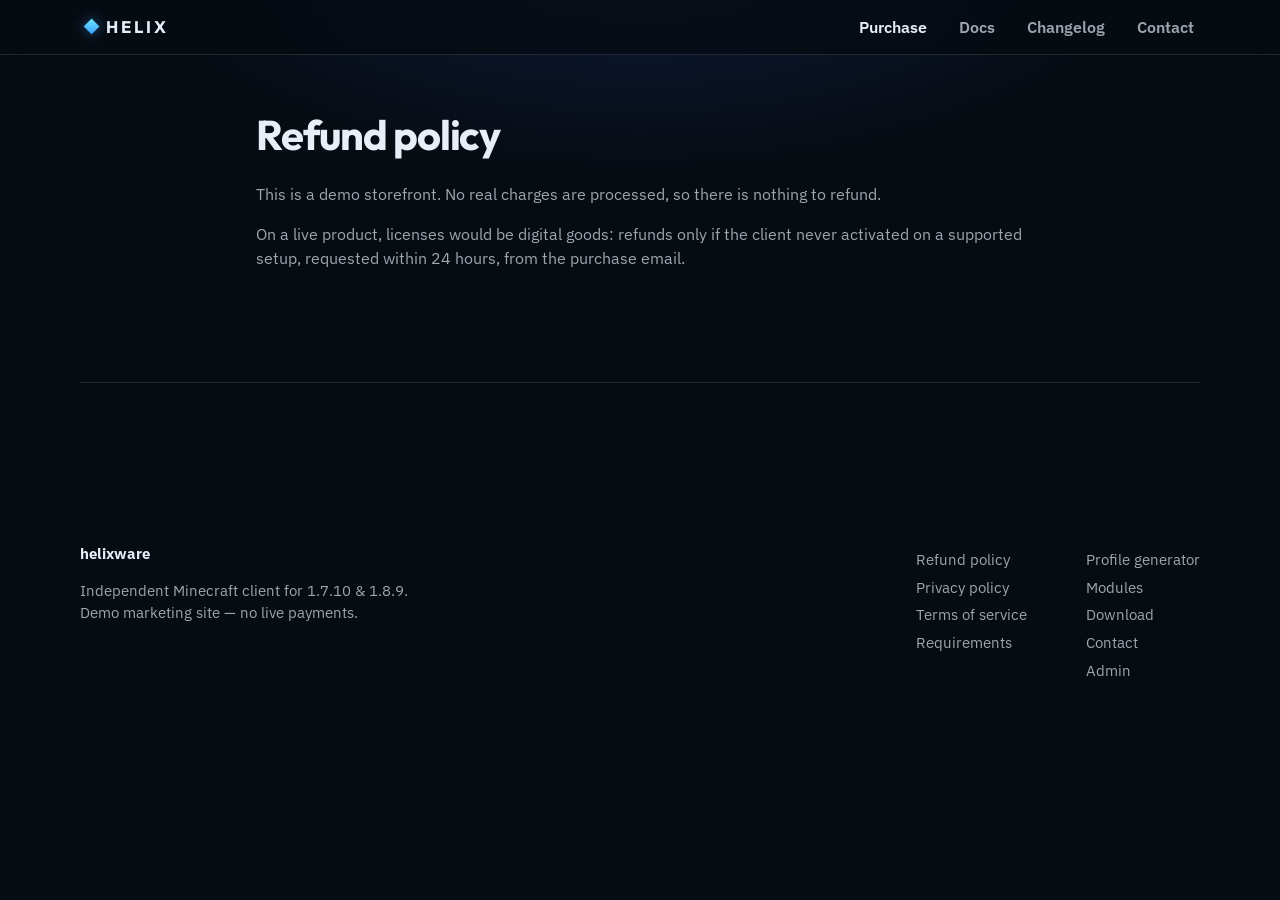
<file: website/refund.html>
<!DOCTYPE html>
<html lang="en">
  <head>
    <meta charset="utf-8" />
    <meta name="viewport" content="width=device-width, initial-scale=1" />
    <title>Refund policy | Helix</title>
    <link rel="icon" href="favicon.svg" type="image/svg+xml" />
    <link rel="preconnect" href="https://fonts.googleapis.com" />
    <link rel="preconnect" href="https://fonts.gstatic.com" crossorigin />
    <link href="https://fonts.googleapis.com/css2?family=IBM+Plex+Sans:wght@400;500;600;700&family=Outfit:wght@500;600;700;800&display=swap" rel="stylesheet" />
    <link rel="stylesheet" href="css/style.css" />
  </head>
  <body>
    <div class="nav-wrap" data-nav="purchase"></div>
    <div class="spacer"></div>
    <main class="page-narrow legal">
      <h1>Refund policy</h1>
      <p>This is a demo storefront. No real charges are processed, so there is nothing to refund.</p>
      <p>On a live product, licenses would be digital goods: refunds only if the client never activated on a supported setup, requested within 24 hours, from the purchase email.</p>
    </main>
    <div class="page"><hr class="sep" /></div>
    <div data-footer></div>
    <script src="js/app.js"></script>
  </body>
</html>
</file>
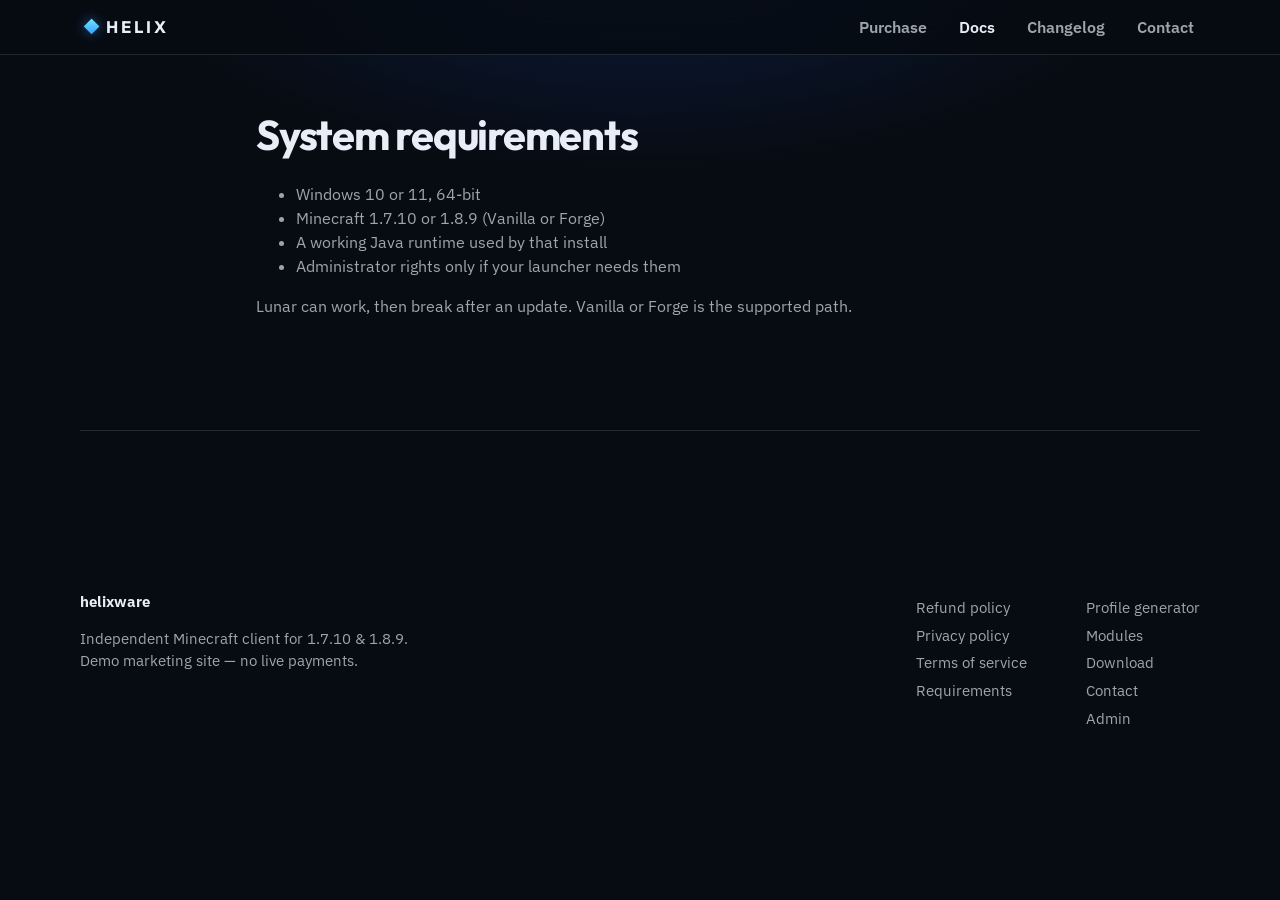
<file: website/requirements.html>
<!DOCTYPE html>
<html lang="en">
  <head>
    <meta charset="utf-8" />
    <meta name="viewport" content="width=device-width, initial-scale=1" />
    <title>Requirements | Helix</title>
    <link rel="icon" href="favicon.svg" type="image/svg+xml" />
    <link rel="preconnect" href="https://fonts.googleapis.com" />
    <link rel="preconnect" href="https://fonts.gstatic.com" crossorigin />
    <link href="https://fonts.googleapis.com/css2?family=IBM+Plex+Sans:wght@400;500;600;700&family=Outfit:wght@500;600;700;800&display=swap" rel="stylesheet" />
    <link rel="stylesheet" href="css/style.css" />
  </head>
  <body>
    <div class="nav-wrap" data-nav="docs"></div>
    <div class="spacer"></div>
    <main class="page-narrow legal">
      <h1>System requirements</h1>
      <ul>
        <li>Windows 10 or 11, 64-bit</li>
        <li>Minecraft 1.7.10 or 1.8.9 (Vanilla or Forge)</li>
        <li>A working Java runtime used by that install</li>
        <li>Administrator rights only if your launcher needs them</li>
      </ul>
      <p>Lunar can work, then break after an update. Vanilla or Forge is the supported path.</p>
    </main>
    <div class="page"><hr class="sep" /></div>
    <div data-footer></div>
    <script src="js/app.js"></script>
  </body>
</html>
</file>
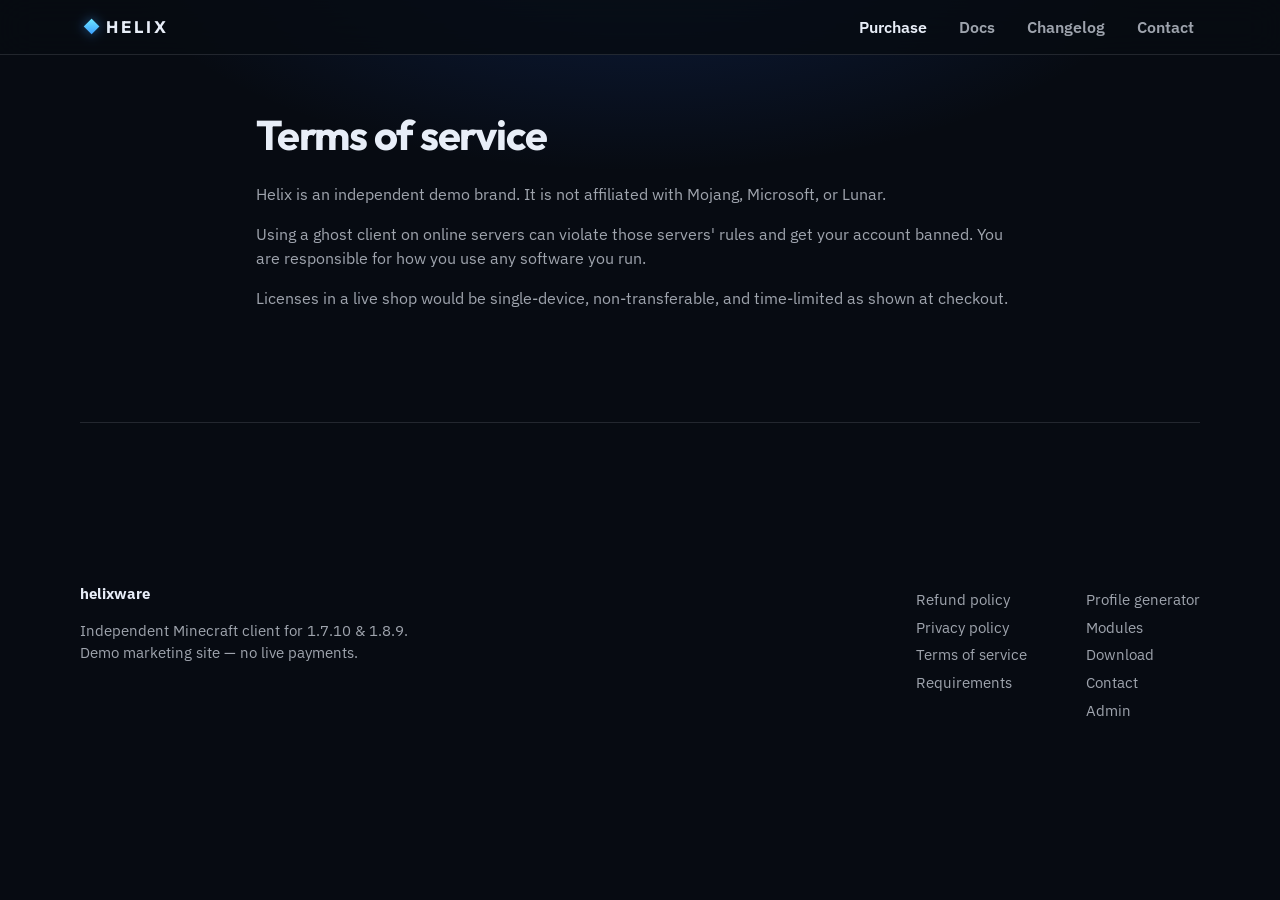
<file: website/terms.html>
<!DOCTYPE html>
<html lang="en">
  <head>
    <meta charset="utf-8" />
    <meta name="viewport" content="width=device-width, initial-scale=1" />
    <title>Terms of service | Helix</title>
    <link rel="icon" href="favicon.svg" type="image/svg+xml" />
    <link rel="preconnect" href="https://fonts.googleapis.com" />
    <link rel="preconnect" href="https://fonts.gstatic.com" crossorigin />
    <link href="https://fonts.googleapis.com/css2?family=IBM+Plex+Sans:wght@400;500;600;700&family=Outfit:wght@500;600;700;800&display=swap" rel="stylesheet" />
    <link rel="stylesheet" href="css/style.css" />
  </head>
  <body>
    <div class="nav-wrap" data-nav="purchase"></div>
    <div class="spacer"></div>
    <main class="page-narrow legal">
      <h1>Terms of service</h1>
      <p>Helix is an independent demo brand. It is not affiliated with Mojang, Microsoft, or Lunar.</p>
      <p>Using a ghost client on online servers can violate those servers' rules and get your account banned. You are responsible for how you use any software you run.</p>
      <p>Licenses in a live shop would be single-device, non-transferable, and time-limited as shown at checkout.</p>
    </main>
    <div class="page"><hr class="sep" /></div>
    <div data-footer></div>
    <script src="js/app.js"></script>
  </body>
</html>
</file>
<file: website/css/style.css>
:root {
  --bg: #070b12;
  --bg-elevated: #0e1624;
  --light: #e8eef8;
  --muted: color-mix(in srgb, var(--light) 68%, transparent);
  --faint: color-mix(in srgb, var(--light) 12%, transparent);
  --accent: #3b9eff;
  --accent-2: #6ee7ff;
  --green: #4ade80;
  --danger: #ef4444;
  --radius: 0.7rem;
  --nav-max: 72rem;
  --page-max: 48rem;
  --font: "IBM Plex Sans", system-ui, sans-serif;
  --display: "Outfit", var(--font);
}

*,
*::before,
*::after {
  box-sizing: border-box;
}

html,
body {
  margin: 0;
  min-height: 100%;
}

body {
  font-family: var(--font);
  background:
    radial-gradient(900px 420px at 50% -80px, rgb(37 99 235 / 22%), transparent 60%),
    var(--bg);
  color: var(--light);
  line-height: 1.5;
  -webkit-font-smoothing: antialiased;
}

a {
  color: inherit;
  text-decoration: none;
}

img {
  max-width: 100%;
}

::selection {
  background: var(--accent);
  color: var(--bg);
}

.skip {
  position: absolute;
  left: -9999px;
}

.nav-wrap {
  position: fixed;
  top: 0;
  z-index: 50;
  width: 100%;
  padding: 0;
  border-bottom: 1px solid var(--faint);
  background: color-mix(in srgb, var(--bg) 82%, transparent);
  backdrop-filter: blur(18px);
}

.nav {
  display: flex;
  align-items: center;
  justify-content: space-between;
  gap: 2rem;
  max-width: var(--nav-max);
  margin: 0 auto;
  padding: 0.9rem 1.4rem;
  font-weight: 600;
}

.logo {
  display: inline-flex;
  align-items: center;
  gap: 0.55rem;
  font-family: var(--display);
  font-size: 1.05rem;
  font-weight: 700;
  letter-spacing: 0.18em;
  text-transform: uppercase;
}

.logo-mark {
  width: 0.7rem;
  height: 0.7rem;
  transform: rotate(45deg);
  background: linear-gradient(135deg, var(--accent-2), var(--accent));
  box-shadow: 0 0 12px rgb(59 158 255 / 55%);
}

.logo:hover,
.nav-links a:hover,
.footer a:hover,
.link-accent:hover {
  color: var(--accent);
}

.nav-links {
  display: flex;
  gap: 2rem;
}

.nav-links a {
  color: var(--muted);
}

.nav-links a.active {
  color: var(--light);
}

.nav-toggle {
  display: none;
  background: none;
  border: 0;
  color: var(--muted);
  font-size: 1.4rem;
  cursor: pointer;
}

.spacer {
  height: 5.5rem;
}

.hero {
  width: min(100% - 2.5rem, 70rem);
  margin: 0 auto;
  padding: 4.2rem 0 3rem;
}

.kicker {
  display: inline-flex;
  margin: 0 0 1rem;
  padding: 0.28rem 0.7rem;
  border: 1px solid color-mix(in srgb, var(--accent) 35%, transparent);
  border-radius: 999px;
  color: var(--accent-2);
  font-size: 0.78rem;
  font-weight: 600;
  letter-spacing: 0.08em;
  text-transform: uppercase;
}

.wordmark {
  margin: 0;
  font-family: var(--display);
  font-size: clamp(3.4rem, 9vw, 6.2rem);
  font-weight: 800;
  letter-spacing: 0.08em;
  line-height: 0.95;
  text-transform: uppercase;
  background: linear-gradient(120deg, #dff6ff 0%, var(--accent-2) 38%, var(--accent) 100%);
  -webkit-background-clip: text;
  background-clip: text;
  color: transparent;
  filter: drop-shadow(0 0 28px rgb(59 158 255 / 28%));
}

.tagline {
  max-width: 34rem;
  margin: 1.1rem 0 1.75rem;
  color: var(--muted);
  font-size: 1.12rem;
  font-weight: 500;
}

.hero-actions {
  display: flex;
  flex-wrap: wrap;
  gap: 0.7rem;
}

.btn {
  display: inline-flex;
  align-items: center;
  justify-content: center;
  gap: 0.35rem;
  padding: 0.8rem 1.25rem;
  border-radius: 0.55rem;
  border: 0;
  font: inherit;
  font-weight: 700;
  cursor: pointer;
  transition: transform 0.15s ease, background 0.15s ease, color 0.15s ease;
}

.btn:hover {
  transform: translateY(-1px);
}

.btn-light {
  background: var(--light);
  color: var(--bg);
}

.btn-accent {
  background: var(--accent);
  color: #fff;
}

.btn-ghost {
  background: transparent;
  color: var(--light);
  border: 1px solid var(--faint);
}

.page {
  width: min(100% - 2.5rem, 70rem);
  margin: 0 auto;
  padding-bottom: 5rem;
}

.page-narrow {
  width: min(100% - 2.5rem, var(--page-max));
  margin: 0 auto;
  padding: 1rem 0 5rem;
}

.feature {
  display: grid;
  grid-template-columns: 1fr 1fr;
  gap: 3rem;
  align-items: center;
  padding: 3.5rem 0;
}

.feature.reverse {
  direction: rtl;
}

.feature.reverse > * {
  direction: ltr;
}

.feature h2 {
  margin: 0 0 0.75rem;
  font-family: var(--display);
  font-size: clamp(2rem, 4vw, 2.7rem);
  letter-spacing: -0.03em;
  line-height: 1.08;
}

.feature p,
.lede {
  margin: 0;
  color: var(--muted);
}

.accent {
  color: var(--accent);
  font-weight: 600;
}

.link-accent {
  display: inline-block;
  margin-top: 1rem;
  font-weight: 700;
  color: var(--accent);
}

.note {
  margin-top: 1.25rem;
  font-size: 0.78rem;
  color: color-mix(in srgb, var(--light) 40%, transparent);
}

.panel {
  border: 1px solid var(--faint);
  border-left: 3px solid var(--accent);
  border-radius: var(--radius);
  background: linear-gradient(180deg, #121a28, #0c121c);
  overflow: hidden;
  box-shadow: 0 20px 50px rgb(0 0 0 / 28%);
}

.panel-fade {
  -webkit-mask-image: linear-gradient(180deg, #000 70%, transparent);
  mask-image: linear-gradient(180deg, #000 70%, transparent);
}

.settings {
  padding: 0.9rem 1rem 1.4rem;
  font-size: 0.92rem;
}

.settings-row {
  display: flex;
  align-items: center;
  justify-content: space-between;
  gap: 1rem;
  padding: 0.2rem 0;
}

.settings .title {
  font-weight: 700;
}

.badge {
  display: inline-block;
  margin-left: 0.4rem;
  padding: 0.08rem 0.4rem;
  border-radius: 0.35rem;
  background: color-mix(in srgb, var(--light) 8%, transparent);
  color: var(--muted);
  font-size: 0.7rem;
  font-weight: 700;
  letter-spacing: 0.04em;
}

.hint {
  color: var(--muted);
  font-size: 0.82rem;
  margin: 0.15rem 0 0.7rem;
}

.sub {
  margin: 0.85rem 0 0.45rem;
  font-size: 0.72rem;
  font-weight: 700;
  letter-spacing: 0.08em;
  text-transform: uppercase;
  color: var(--muted);
}

.select {
  min-width: 7.5rem;
  padding: 0.35rem 0.6rem;
  border-radius: 0.55rem;
  border: 1px solid var(--faint);
  background: #0b1220;
  color: var(--light);
  color-scheme: dark;
}

.toggle {
  width: 2.4rem;
  height: 1.25rem;
  border: 0;
  border-radius: 999px;
  background: #3a3a3a;
  position: relative;
  cursor: pointer;
}

.toggle::after {
  content: "";
  position: absolute;
  top: 0.14rem;
  left: 0.16rem;
  width: 0.96rem;
  height: 0.96rem;
  border-radius: 50%;
  background: #d4d4d4;
  transition: transform 0.15s ease;
}

.toggle.on {
  background: var(--accent);
}

.toggle.on::after {
  transform: translateX(1.08rem);
  background: #fff;
}

.check {
  display: flex;
  align-items: center;
  gap: 0.45rem;
  color: var(--muted);
  font-size: 0.86rem;
}

.check input {
  appearance: none;
  width: 0.85rem;
  height: 0.85rem;
  border: 1px solid #5a5a5a;
  border-radius: 0.2rem;
  background: #0c121c;
}

.check input:checked {
  background: var(--accent);
  border-color: var(--accent);
}

.terminal {
  padding: 0;
}

.term-bar {
  display: flex;
  align-items: center;
  gap: 0.45rem;
  padding: 0.55rem 0.8rem;
  border-bottom: 1px solid var(--faint);
  color: var(--muted);
  font-size: 0.82rem;
}

.dots {
  display: flex;
  gap: 0.28rem;
}

.dots span {
  width: 0.62rem;
  height: 0.62rem;
  border-radius: 50%;
  background: #3a3a3a;
}

.dots span:first-child {
  background: var(--accent);
}

.term-body {
  padding: 1rem 1.1rem 1.4rem;
  font-family: ui-monospace, "Cascadia Code", Consolas, monospace;
  font-size: 0.86rem;
  min-height: 13rem;
}

.ascii {
  color: #7d7d7d;
  white-space: pre;
  line-height: 1.15;
  margin: 0 0 1rem;
}

.ok {
  color: #86efac;
  font-weight: 700;
}

.dim {
  color: #9a9a9a;
}

.profiles {
  padding: 0.7rem;
}

.tabs {
  display: flex;
  gap: 0.15rem;
  padding: 0.2rem;
  margin-bottom: 0.6rem;
  border-radius: 0.7rem;
  background: #0a111c;
  font-size: 0.82rem;
}

.tabs span {
  padding: 0.35rem 0.7rem;
  border-radius: 0.5rem;
  color: var(--muted);
}

.tabs .on {
  background: #1a2740;
  color: var(--light);
}

.tabs .warn {
  color: #f87171;
  margin-left: auto;
}

.profile {
  display: grid;
  grid-template-columns: 1fr auto auto;
  gap: 0.7rem;
  align-items: center;
  padding: 0.7rem 0.55rem;
  border-radius: 0.7rem;
}

.profile + .profile {
  border-top: 1px solid var(--faint);
}

.profile strong {
  display: block;
}

.profile small {
  color: var(--muted);
}

.lock,
.trash {
  width: 1.9rem;
  height: 1.9rem;
  display: grid;
  place-items: center;
  border-radius: 0.45rem;
  color: var(--muted);
  font-size: 0.9rem;
}

.trash {
  color: #f87171;
}

hr.sep {
  border: 0;
  border-top: 1px solid var(--faint);
  margin: 1rem 0 2.5rem;
}

.footer {
  width: min(100% - 2.5rem, 70rem);
  margin: 0 auto;
  padding: 2.5rem 0 3.5rem;
  display: grid;
  grid-template-columns: 1fr auto;
  gap: 2rem;
  color: var(--muted);
  font-size: 0.92rem;
}

.footer strong {
  color: var(--light);
}

.footer-cols {
  display: grid;
  grid-template-columns: 1fr 1fr;
  gap: 2.5rem 3.5rem;
}

.footer a {
  display: block;
  margin: 0.35rem 0;
}

.step {
  display: grid;
  grid-template-columns: 2.2rem 1fr;
  gap: 0.9rem;
  margin: 2rem 0 2.4rem;
}

.num {
  font-size: 1.6rem;
  font-weight: 800;
  letter-spacing: -0.04em;
}

.step h1,
.step h2 {
  margin: 0;
  font-size: 1.7rem;
  letter-spacing: -0.03em;
}

.step p {
  margin: 0.35rem 0 0.9rem;
  color: var(--muted);
}

.cards {
  display: grid;
  grid-template-columns: 1fr 1fr;
  gap: 0.8rem;
}

.licenses {
  display: grid;
  grid-template-columns: repeat(3, 1fr);
  gap: 0.8rem;
}

.card {
  border: 1px solid var(--faint);
  border-radius: 1.1rem;
  padding: 1.15rem 1rem;
  background: #101826;
  cursor: pointer;
  text-align: center;
}

.card.selected,
.pay.selected {
  outline: 2px solid var(--accent);
  outline-offset: 0;
}

.card h3,
.pay h3 {
  margin: 0;
}

.price {
  color: var(--accent);
  font-weight: 800;
  margin-top: 0.2rem;
}

.pay {
  border: 1px solid var(--faint);
  border-radius: 1.1rem;
  padding: 1.1rem;
  background: #101826;
  cursor: pointer;
}

.pay p {
  margin: 0.35rem 0 0.8rem;
  color: var(--muted);
}

.icons {
  display: flex;
  gap: 0.45rem;
  color: var(--muted);
  font-size: 0.82rem;
}

.chip {
  display: inline-block;
  margin-left: 0.4rem;
  color: var(--green);
  font-size: 0.75rem;
  font-weight: 800;
}

input[type="email"],
input[type="text"],
textarea,
select.field {
  width: 100%;
  padding: 0.85rem 1rem;
  border-radius: 0.9rem;
  border: 1px solid color-mix(in srgb, var(--light) 22%, transparent);
  background: #0b1220;
  color: var(--light);
  font: inherit;
  color-scheme: dark;
}

select,
select.field,
select.select {
  color-scheme: dark;
  background-color: #0b1220;
  color: #e8eef8;
}

select option {
  background-color: #0b1220;
  color: #e8eef8;
}

select option:checked,
select option:hover {
  background-color: #2563eb;
  color: #fff;
}

textarea {
  min-height: 8rem;
  resize: vertical;
}

.modules {
  display: grid;
  grid-template-columns: repeat(3, 1fr);
  gap: 0.7rem;
}

.mod {
  border: 1px solid var(--faint);
  border-radius: 0.9rem;
  padding: 0.9rem;
  background: #101826;
}

.mod h3 {
  margin: 0 0 0.25rem;
  font-size: 1rem;
}

.mod p {
  margin: 0;
  color: var(--muted);
  font-size: 0.86rem;
}

.cat {
  margin: 2.2rem 0 0.8rem;
  font-size: 0.8rem;
  letter-spacing: 0.08em;
  text-transform: uppercase;
  color: var(--muted);
}

.log {
  border-bottom: 1px solid var(--faint);
  padding: 1.2rem 0;
}

.log time {
  display: block;
  color: var(--muted);
  font-size: 0.85rem;
  margin-bottom: 0.3rem;
}

.form-actions {
  margin-top: 1.2rem;
}

.alert {
  display: none;
  margin-top: 1rem;
  padding: 0.9rem 1rem;
  border-radius: 0.8rem;
  background: color-mix(in srgb, var(--green) 12%, transparent);
  color: var(--green);
}

.alert.show {
  display: block;
}

.alert.error {
  background: color-mix(in srgb, var(--danger) 14%, transparent);
  color: #fca5a5;
}

.socials {
  display: flex;
  gap: 0.8rem;
  margin: 1.4rem 0 1.8rem;
}

.social {
  width: 3.1rem;
  height: 3.1rem;
  display: grid;
  place-items: center;
  border-radius: 0.85rem;
  border: 1px solid var(--faint);
  background: #101826;
  color: var(--light);
  transition: transform 0.15s ease, background 0.15s ease, border-color 0.15s ease;
}

.social:hover {
  transform: translateY(-2px);
  border-color: color-mix(in srgb, var(--accent) 50%, transparent);
}

.social svg {
  width: 1.45rem;
  height: 1.45rem;
  fill: currentColor;
}

.social.discord:hover {
  background: #5865f2;
  border-color: #5865f2;
  color: #fff;
}

.social.telegram:hover {
  background: #2aabee;
  border-color: #2aabee;
  color: #fff;
}

.log-row {
  display: flex;
  justify-content: space-between;
  gap: 1rem;
  align-items: flex-start;
}

.log-del {
  flex-shrink: 0;
  border: 0;
  background: transparent;
  color: #f87171;
  cursor: pointer;
  font: inherit;
  font-size: 0.85rem;
}

.admin-card {
  border: 1px solid var(--faint);
  border-radius: 1rem;
  padding: 1.1rem;
  margin: 1.2rem 0;
  background: #101826;
}

.custom-select {
  position: relative;
}

.custom-select-btn {
  width: 100%;
  display: flex;
  align-items: center;
  justify-content: space-between;
  padding: 0.85rem 1rem;
  border-radius: 0.9rem;
  border: 1px solid color-mix(in srgb, var(--light) 22%, transparent);
  background: #0b1220;
  color: #e8eef8;
  font: inherit;
  text-align: left;
  cursor: pointer;
}

.custom-select-btn::after {
  content: "▾";
  color: var(--muted);
}

.custom-select-menu {
  position: absolute;
  z-index: 20;
  left: 0;
  right: 0;
  top: calc(100% + 0.35rem);
  padding: 0.3rem;
  border-radius: 0.7rem;
  border: 1px solid var(--faint);
  background: #070b12;
  box-shadow: 0 12px 30px rgb(0 0 0 / 45%);
}

.custom-select-menu button {
  width: 100%;
  display: block;
  padding: 0.7rem 0.85rem;
  border: 0;
  border-radius: 0.45rem;
  background: transparent;
  color: #e8eef8;
  font: inherit;
  text-align: left;
  cursor: pointer;
}

.custom-select-menu button:hover,
.custom-select-menu button.active {
  background: #2563eb;
  color: #fff;
}

.hidden {
  display: none !important;
}

.legal p,
.page-narrow p.lede,
.page-narrow > p {
  color: var(--muted);
}

.page-narrow h1,
.page h1 {
  font-family: var(--display);
  font-size: clamp(2rem, 4vw, 2.6rem);
  letter-spacing: -0.03em;
  margin: 0 0 0.6rem;
}

.page-narrow h2 {
  margin: 1.6rem 0 0.4rem;
  letter-spacing: -0.03em;
}

.page-narrow ul {
  color: var(--muted);
}

@media (max-width: 860px) {
  .nav-toggle {
    display: block;
  }

  .nav {
    flex-wrap: wrap;
    width: 100%;
  }

  .nav-links {
    display: none;
    width: 100%;
    flex-direction: column;
    gap: 0.9rem;
    padding: 0.4rem 0 0.6rem;
  }

  .nav.open .nav-links {
    display: flex;
  }

  .feature,
  .feature.reverse,
  .cards,
  .licenses,
  .modules,
  .footer {
    grid-template-columns: 1fr;
    direction: ltr;
  }

  .hero {
    padding-top: 3rem;
  }
}
</file>
<file: website/css/docs.css>
.docs-shell {
  min-height: 100vh;
  background: var(--bg);
}

.docs-top {
  position: sticky;
  top: 0;
  z-index: 40;
  display: flex;
  align-items: center;
  gap: 1rem;
  padding: 0.7rem 1.1rem;
  border-bottom: 1px solid var(--faint);
  background: color-mix(in srgb, var(--bg) 88%, transparent);
  backdrop-filter: blur(16px);
}

.docs-top .logo {
  margin-right: 0.4rem;
}

.docs-search {
  flex: 1;
  max-width: 22rem;
  margin-left: auto;
  padding: 0.5rem 0.8rem;
  border-radius: 0.5rem;
  border: 1px solid var(--faint);
  background: #0b1220;
  color: var(--light);
  font: inherit;
}

.docs-layout {
  display: grid;
  grid-template-columns: 16.5rem minmax(0, 1fr) 14rem;
  gap: 0;
  max-width: 88rem;
  margin: 0 auto;
  min-height: calc(100vh - 3.4rem);
}

.docs-side,
.docs-toc {
  padding: 1.2rem 1rem 3rem;
  border-right: 1px solid var(--faint);
  font-size: 0.9rem;
  overflow: auto;
}

.docs-toc {
  border-right: 0;
  border-left: 1px solid var(--faint);
}

.docs-side a,
.docs-toc a {
  display: block;
  padding: 0.22rem 0.5rem;
  border-radius: 0.35rem;
  color: var(--muted);
}

.docs-side a:hover,
.docs-toc a:hover {
  color: var(--light);
  background: color-mix(in srgb, var(--accent) 10%, transparent);
}

.docs-side a.active {
  color: var(--light);
  background: color-mix(in srgb, var(--accent) 18%, transparent);
}

.docs-group {
  margin: 0.85rem 0 0.25rem;
  padding: 0.2rem 0.5rem;
  color: var(--light);
  font-family: var(--display);
  font-size: 0.78rem;
  font-weight: 700;
  letter-spacing: 0.06em;
  text-transform: uppercase;
  background: none;
  border: 0;
  cursor: pointer;
  width: 100%;
  text-align: left;
}

.docs-group.nested {
  color: var(--muted);
  letter-spacing: 0.04em;
}

.docs-main {
  padding: 2rem 2.4rem 4rem;
  max-width: 48rem;
}

.docs-main h1 {
  font-family: var(--display);
  font-size: 2.4rem;
  letter-spacing: -0.03em;
  margin: 0 0 0.8rem;
}

.docs-main h2 {
  font-family: var(--display);
  font-size: 1.45rem;
  margin: 2rem 0 0.6rem;
  letter-spacing: -0.02em;
}

.docs-main h3 {
  margin: 1.3rem 0 0.4rem;
  font-size: 1.05rem;
}

.docs-main p,
.docs-main li {
  color: var(--muted);
  line-height: 1.65;
}

.docs-main ul {
  padding-left: 1.2rem;
}

kbd {
  display: inline-block;
  padding: 0.08rem 0.45rem;
  border: 0;
  border-radius: 0.3rem;
  background: #2563eb;
  color: #fff;
  font-size: 0.82em;
  font-weight: 600;
  white-space: nowrap;
}

.setting {
  margin: 0.9rem 0 1.1rem;
}

.setting strong {
  display: block;
  margin-bottom: 0.2rem;
}

.docs-hidden {
  display: none;
}

.docs-crumb {
  color: var(--muted);
  font-size: 0.82rem;
  margin-bottom: 0.6rem;
}

@media (max-width: 1100px) {
  .docs-toc {
    display: none;
  }

  .docs-layout {
    grid-template-columns: 15rem minmax(0, 1fr);
  }
}

@media (max-width: 760px) {
  .docs-layout {
    grid-template-columns: 1fr;
  }

  .docs-side {
    border-right: 0;
    border-bottom: 1px solid var(--faint);
    max-height: 40vh;
    overflow: auto;
  }

  .docs-main {
    padding: 1.4rem 1.1rem 3rem;
  }
}
</file>
